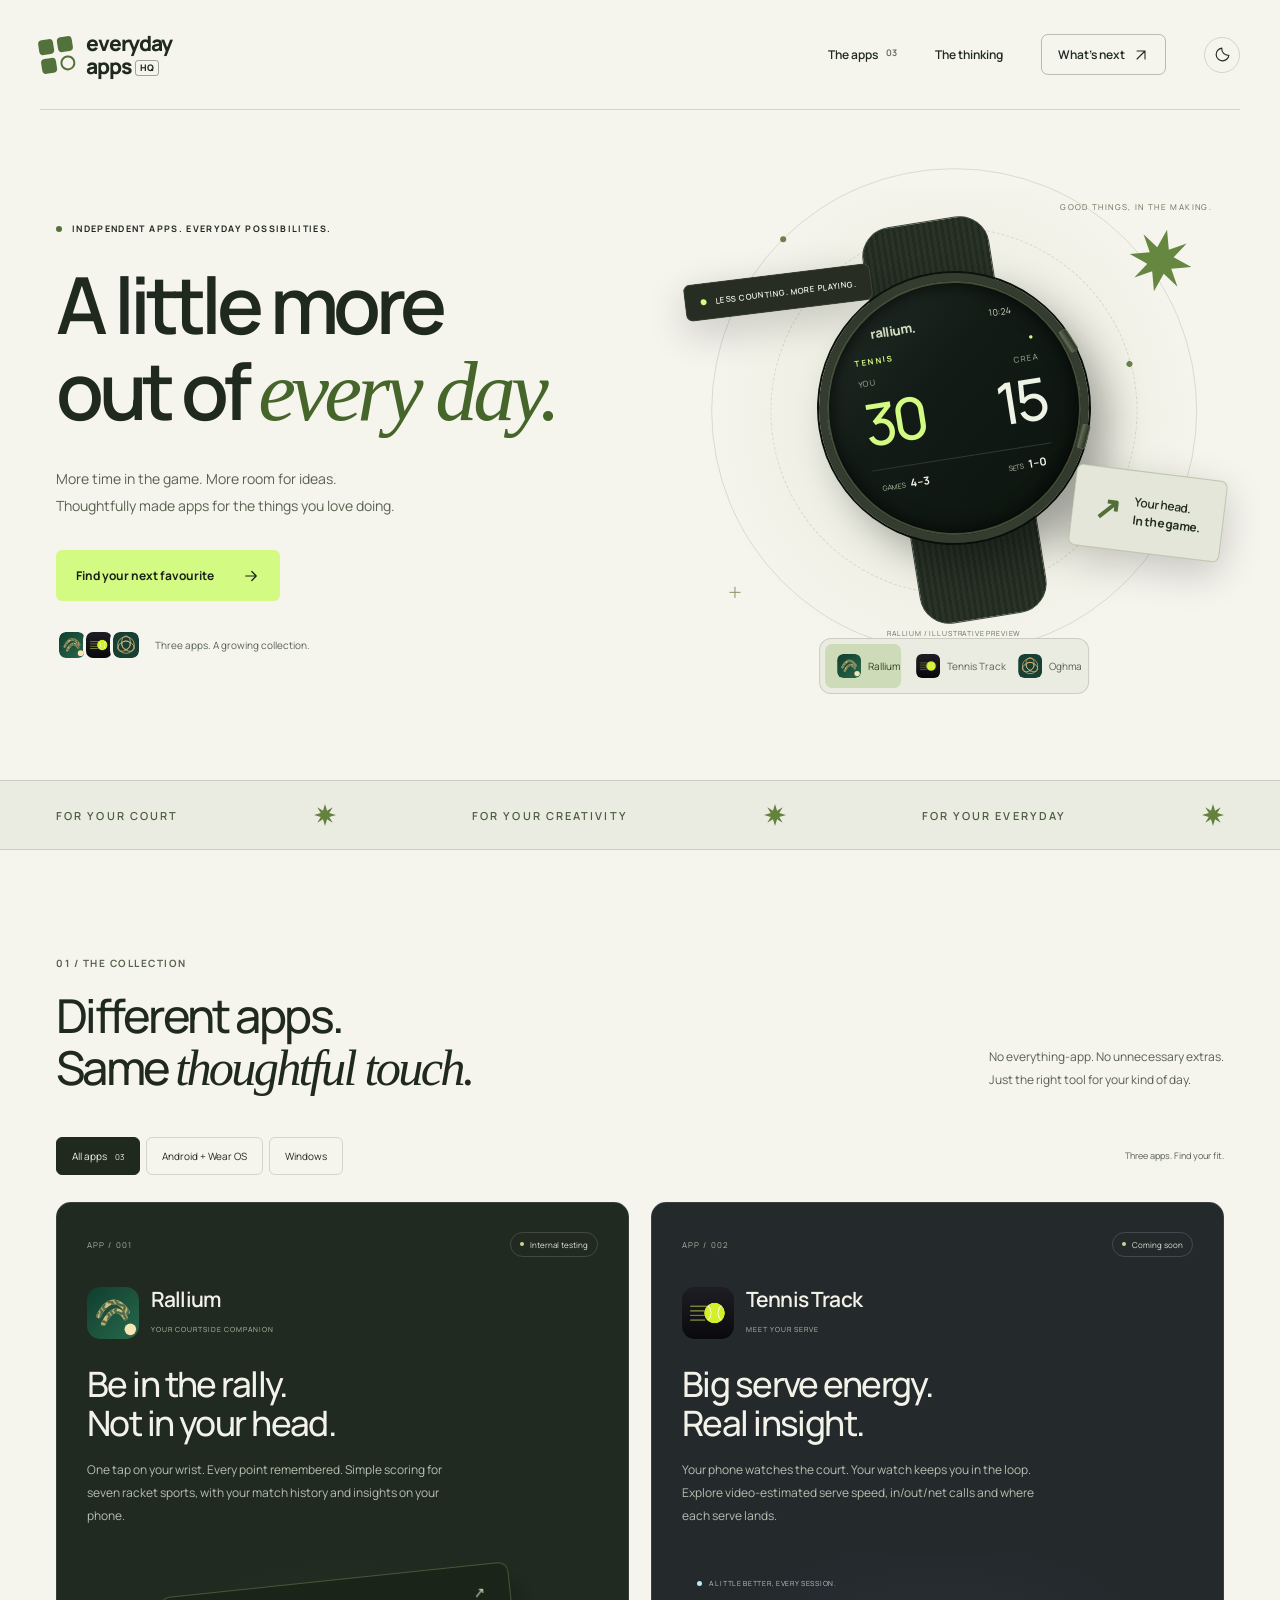
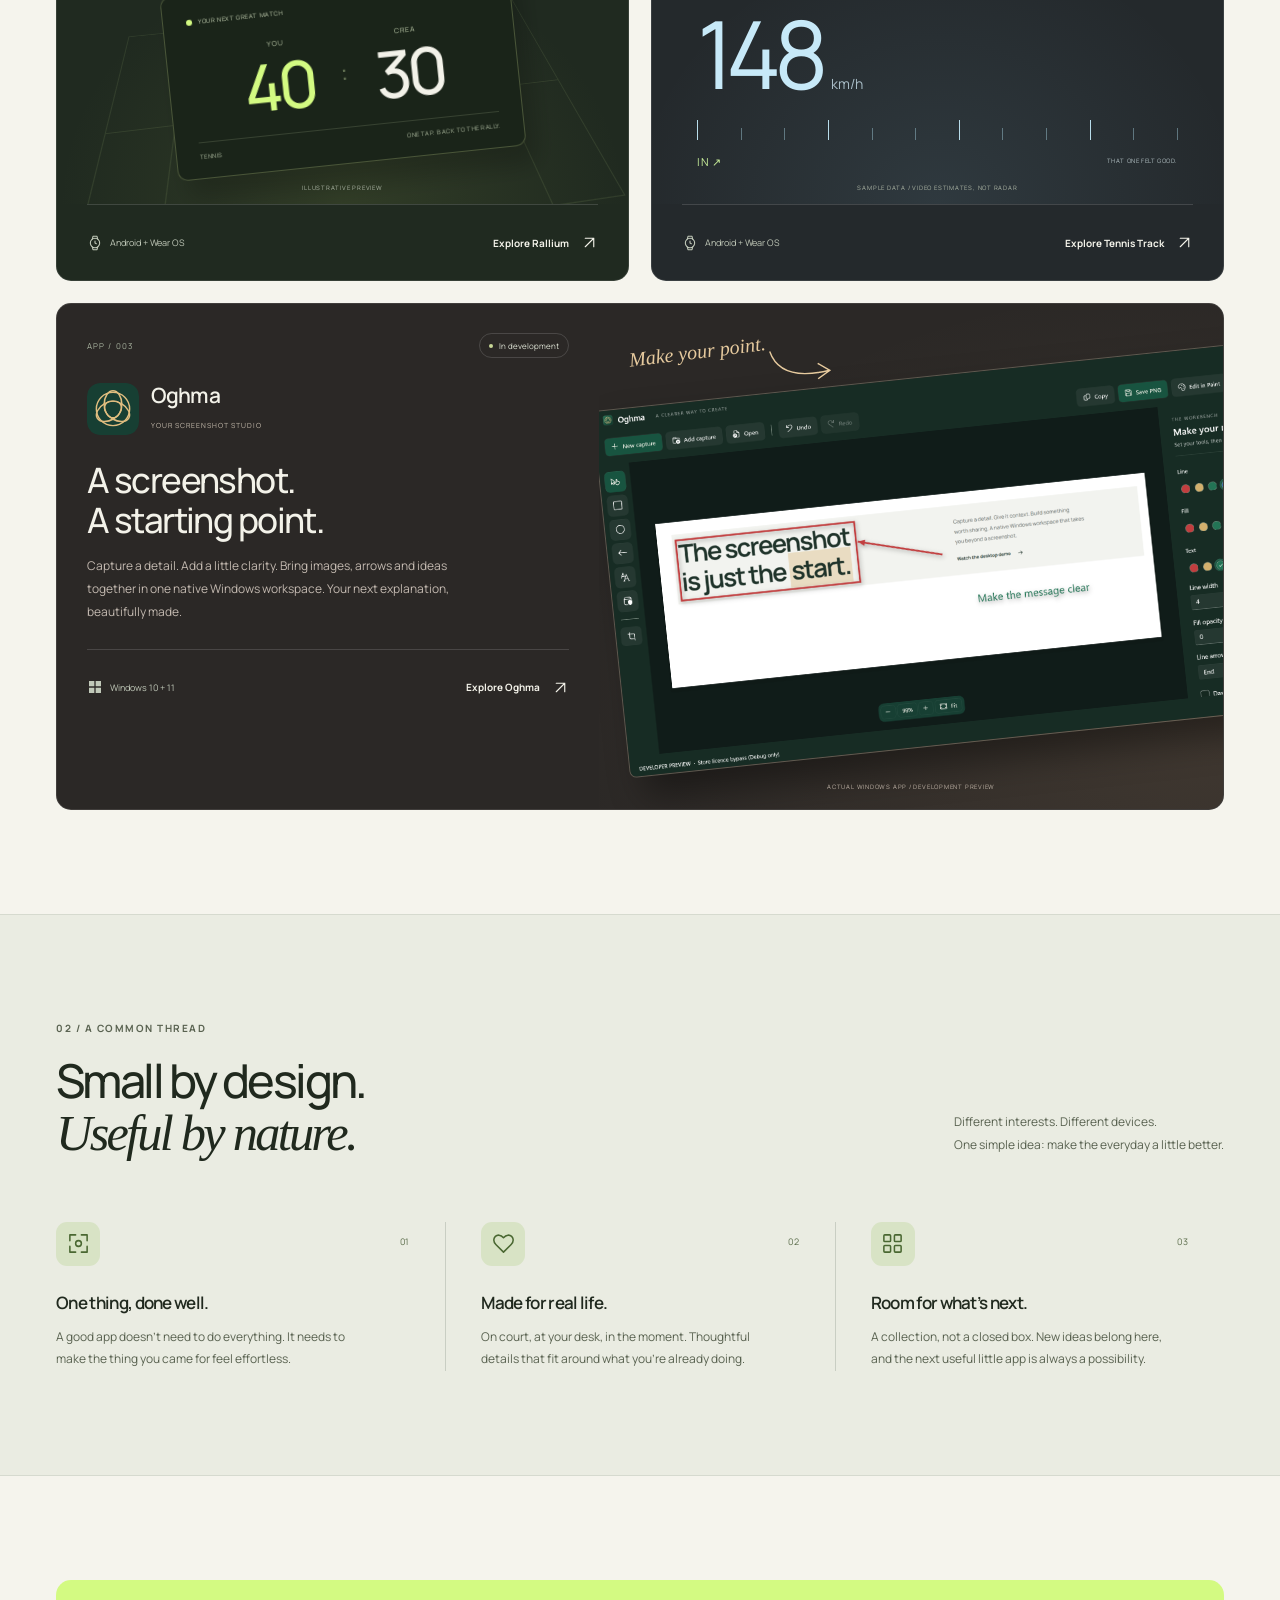
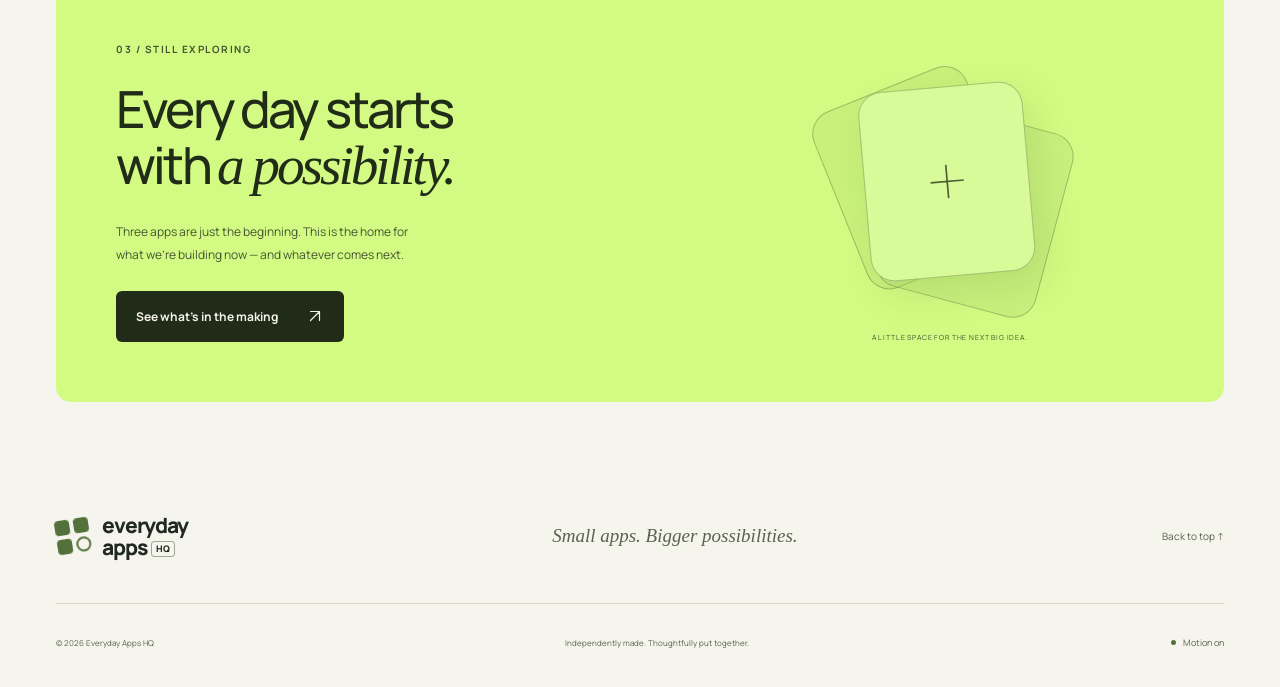
<file: index.html>
<!doctype html>
<html lang="en" data-theme="dark" data-motion="off">
<head>
  <meta charset="utf-8">
  <meta name="viewport" content="width=device-width, initial-scale=1">
  <meta name="color-scheme" content="light dark">
  <meta name="theme-color" content="#111311">
  <title>Everyday Apps HQ — Small apps. Bigger possibilities.</title>
  <meta name="description" content="Thoughtfully made apps for the things you love doing. Explore Rallium, Tennis Track and Oghma: independent software for your court, your screen and your everyday.">
  <link rel="canonical" href="https://everydayappshq.github.io/">
  <meta property="og:type" content="website">
  <meta property="og:url" content="https://everydayappshq.github.io/">
  <meta property="og:title" content="Everyday Apps HQ — Small apps. Bigger possibilities.">
  <meta property="og:description" content="For your next point. Your next idea. Your everyday. Meet a growing collection of thoughtfully made apps.">
  <meta property="og:image" content="https://everydayappshq.github.io/assets/social-card.png">
  <meta property="og:image:width" content="1200">
  <meta property="og:image:height" content="630">
  <meta name="twitter:card" content="summary_large_image">
  <link rel="icon" href="assets/favicon.svg" type="image/svg+xml">
  <link rel="preload" href="assets/manrope-latin.woff2" as="font" type="font/woff2" crossorigin>
  <script>
    (() => {
      let saved;
      try { saved = localStorage.getItem('everyday-theme'); } catch {}
      const theme = saved === 'light' || saved === 'dark' ? saved : (matchMedia('(prefers-color-scheme: light)').matches ? 'light' : 'dark');
      document.documentElement.dataset.theme = theme;
      document.querySelector('meta[name="theme-color"]').content = theme === 'light' ? '#f5f4ed' : '#111311';
    })();
  </script>
  <link rel="stylesheet" href="styles.css">
  <script src="site.js" defer></script>
</head>
<body>
  <a class="skip-link" href="#main">Skip to content</a>
  <svg class="symbol-library" xmlns="http://www.w3.org/2000/svg" aria-hidden="true">
    <defs>
      <symbol id="i-arrow" viewBox="0 0 24 24"><path d="M5 12h14m-6-6 6 6-6 6"/></symbol>
      <symbol id="i-diagonal" viewBox="0 0 24 24"><path d="M6 18 18 6M6 6h12v12"/></symbol>
      <symbol id="i-spark" viewBox="0 0 80 80"><path d="m40 0 7.5 24.5L68 12 55.5 32.5 80 40l-24.5 7.5L68 68 47.5 55.5 40 80l-7.5-24.5L12 68l12.5-20.5L0 40l24.5-7.5L12 12l20.5 12.5Z" fill="currentColor" stroke="none"/></symbol>
      <symbol id="i-grid" viewBox="0 0 24 24"><rect x="3" y="3" width="7" height="7" rx="1"/><rect x="14" y="3" width="7" height="7" rx="1"/><rect x="3" y="14" width="7" height="7" rx="1"/><rect x="14" y="14" width="7" height="7" rx="1"/></symbol>
      <symbol id="i-windows" viewBox="0 0 24 24"><path d="M3 3h8v8H3zm10 0h8v8h-8zM3 13h8v8H3zm10 0h8v8h-8z" fill="currentColor" stroke="none"/></symbol>
      <symbol id="i-watch" viewBox="0 0 24 24"><circle cx="12" cy="12" r="7"/><path d="m8 6 1-4h6l1 4M8 18l1 4h6l1-4m-4-9v3l2 1"/></symbol>
      <symbol id="i-focus" viewBox="0 0 24 24"><path d="M9 3H3v6m12-6h6v6M3 15v6h6m12-6v6h-6"/><circle cx="12" cy="12" r="3"/></symbol>
      <symbol id="i-heart" viewBox="0 0 24 24"><path d="m12 21-8-8C-2 7 6-1 12 6c6-7 14 1 8 7Z"/></symbol>
      <symbol id="i-plus" viewBox="0 0 24 24"><path d="M12 4v16M4 12h16"/></symbol>
      <symbol id="i-sun" viewBox="0 0 24 24"><circle cx="12" cy="12" r="4"/><path d="M12 2v2m0 16v2M2 12h2m16 0h2M5 5l1.5 1.5m11 11L19 19M5 19l1.5-1.5m11-11L19 5"/></symbol>
      <symbol id="i-moon" viewBox="0 0 24 24"><path d="M21 13A9 9 0 0 1 11 3a9 9 0 1 0 10 10Z"/></symbol>
    </defs>
  </svg>

  <header class="site-header">
    <a class="brand" href="#top" aria-label="Everyday Apps HQ home">
      <span class="brand-mark" aria-hidden="true"><i></i><i></i><i></i><i></i></span>
      <span>everyday<span class="brand-second">apps<span class="hq">HQ</span></span></span>
    </a>
    <nav aria-label="Main navigation">
      <a href="#apps">The apps <span class="nav-count">03</span></a>
      <a href="#approach">The thinking</a>
      <a class="nav-cta" href="#whats-next" aria-label="What’s next"><span class="nav-label">What’s next</span> <svg class="icon"><use href="#i-diagonal"/></svg></a>
      <button class="theme-toggle" type="button" aria-label="Switch to light theme" hidden><svg class="icon theme-sun" aria-hidden="true"><use href="#i-sun"/></svg><svg class="icon theme-moon" aria-hidden="true"><use href="#i-moon"/></svg></button>
    </nav>
  </header>

  <main id="main">
    <section class="hero container" id="top" aria-labelledby="hero-title">
      <div class="hero-copy">
        <p class="eyebrow"><span class="status-dot"></span> INDEPENDENT APPS. EVERYDAY POSSIBILITIES.</p>
        <h1 id="hero-title">A little more<br>out of <span class="serif accent">every&nbsp;day.</span></h1>
        <p class="hero-description">More time in the game. More room for ideas.<br class="desktop-break"> Thoughtfully made apps for the things you love doing.</p>
        <a class="button button-lime" href="#apps">Find your next favourite <svg class="icon"><use href="#i-arrow"/></svg></a>
        <div class="hero-footnote">
          <div class="mini-icons" aria-hidden="true">
            <img src="assets/rallium-mark.svg" width="32" height="32" alt="">
            <img src="assets/tennistrack-icon.png" width="32" height="32" alt="">
            <img src="assets/oghma-mark.svg" width="32" height="32" alt="">
          </div>
          <span>Three apps. A growing collection.</span>
        </div>
      </div>

      <div class="playground" aria-label="Explore the apps">
        <div class="orbital orbital-one" aria-hidden="true"></div>
        <div class="orbital orbital-two" aria-hidden="true"></div>
        <span class="stage-coordinate coordinate-top" aria-hidden="true">GOOD THINGS, IN THE MAKING.</span>
        <svg class="stage-spark" aria-hidden="true"><use href="#i-spark"/></svg>
        <span class="stage-plus" aria-hidden="true">+</span>

        <div class="preview-panel preview-rallium" id="preview-rallium" role="tabpanel" aria-labelledby="tab-rallium" tabindex="0">
          <div class="floating-note note-sport"><span class="status-dot"></span> LESS COUNTING. MORE PLAYING.</div>
          <div class="watch-strap strap-top" aria-hidden="true"></div>
          <div class="hero-watch" aria-label="Illustrative Rallium on a round Wear OS watch: you 30, Crea 15, games 4 to 3">
            <div class="watch-topline"><span>rallium.</span><span>10:24</span></div>
            <div class="watch-sport">TENNIS <span>●</span></div>
            <div class="watch-players"><span>YOU</span><span>CREA</span></div>
            <div class="watch-score"><span>30</span><span>15</span></div>
            <div class="watch-divider"></div>
            <div class="watch-bottom"><span>GAMES <b>4–3</b></span><span>SETS <b>1–0</b></span></div>
          </div>
          <div class="watch-strap strap-bottom" aria-hidden="true"></div>
          <div class="floating-note note-match"><span class="tiny-arrow">↗</span><span>Your head.<br><strong>In the game.</strong></span></div>
          <span class="preview-caption">RALLIUM / ILLUSTRATIVE PREVIEW</span>
        </div>

        <div class="preview-panel preview-tennis" id="preview-tennis" role="tabpanel" aria-labelledby="tab-tennis" tabindex="0" hidden>
          <div class="floating-note note-sport"><span class="status-dot"></span> MEET YOUR NEXT PERSONAL BEST.</div>
          <div class="hero-court" aria-label="Illustrative tennis serve landing inside the service box">
            <svg viewBox="0 0 320 380" role="img" aria-label="Tennis court with an in serve and a curved ball trajectory">
              <rect x="25" y="25" width="270" height="330" rx="2" fill="#163b32" stroke="#87b7a0" stroke-width="2"/>
              <g fill="none" stroke="#87b7a0" stroke-width="2"><path d="M58 25v330M262 25v330M58 112h204M58 268h204M160 112v156"/><path d="M15 190h290" stroke="#e2eadc" stroke-dasharray="3 4"/></g>
              <path class="serve-path" d="M205 337Q65 226 109 141" fill="none" stroke="#d3fa82" stroke-width="3" stroke-dasharray="7 7"/>
              <circle cx="109" cy="141" r="19" fill="#d3fa82" opacity=".12"/><circle cx="109" cy="141" r="7" fill="#d3fa82"/>
              <text x="127" y="146" fill="#d3fa82" font-size="12" font-family="sans-serif">IN</text>
            </svg>
            <div class="serve-readout"><span>THAT’S YOUR SERVE.</span><strong>148<small>km/h</small></strong><span class="serve-result">IN <span>↗ RIGHT ON TARGET</span></span></div>
          </div>
          <span class="preview-caption">TENNIS TRACK / SAMPLE DATA, NOT A MEASUREMENT</span>
        </div>

        <div class="preview-panel preview-oghma" id="preview-oghma" role="tabpanel" aria-labelledby="tab-oghma" tabindex="0" hidden>
          <div class="floating-note note-sport"><span class="status-dot"></span> A LITTLE MORE ROOM FOR IDEAS.</div>
          <div class="hero-desktop">
            <div class="window-chrome"><span class="window-dots">● ● ●</span><span>Oghma / your next idea</span><svg class="icon"><use href="#i-plus"/></svg></div>
            <img src="assets/oghma-workspace-annotate-dark.png" width="1920" height="1020" alt="The Oghma Windows editor with editable arrows, text and a screenshot on the canvas.">
            <div class="desktop-caption"><span class="status-dot"></span> CAPTURE. COMPOSE. CREATE.</div>
          </div>
          <span class="preview-caption">OGHMA / ACTUAL APP, DEVELOPMENT PREVIEW</span>
        </div>

        <div class="preview-tabs" role="tablist" aria-label="Choose an app preview" hidden>
          <button type="button" id="tab-rallium" role="tab" aria-selected="true" aria-controls="preview-rallium" tabindex="0"><img src="assets/rallium-mark.svg" width="24" height="24" alt="">Rallium</button>
          <button type="button" id="tab-tennis" role="tab" aria-selected="false" aria-controls="preview-tennis" tabindex="-1"><img src="assets/tennistrack-icon.png" width="24" height="24" alt="">Tennis Track</button>
          <button type="button" id="tab-oghma" role="tab" aria-selected="false" aria-controls="preview-oghma" tabindex="-1"><img src="assets/oghma-mark.svg" width="24" height="24" alt="">Oghma</button>
        </div>
      </div>
    </section>

    <div class="manifesto-strip" role="img" aria-label="For your court. For your creativity. For your everyday.">
      <div class="container strip-inner" aria-hidden="true">
        <span>FOR YOUR COURT</span><svg><use href="#i-spark"/></svg>
        <span>FOR YOUR CREATIVITY</span><svg><use href="#i-spark"/></svg>
        <span>FOR YOUR EVERYDAY</span><svg><use href="#i-spark"/></svg>
      </div>
    </div>

    <section class="collection container section-space" id="apps" aria-labelledby="collection-title">
      <div class="section-heading">
        <div><p class="eyebrow">01 / THE COLLECTION</p><h2 id="collection-title">Different apps.<br>Same <span class="serif">thoughtful touch.</span></h2></div>
        <p>No everything-app. No unnecessary extras.<br>Just the right tool for your kind of day.</p>
      </div>
      <div class="collection-toolbar">
        <div class="filters" role="group" aria-label="Filter apps by platform" hidden>
          <button type="button" data-filter="all" aria-pressed="true">All apps <span>03</span></button>
          <button type="button" data-filter="android" aria-pressed="false">Android + Wear OS</button>
          <button type="button" data-filter="windows" aria-pressed="false">Windows</button>
        </div>
        <p class="collection-note" id="filter-status" role="status">Three apps. Find your fit.</p>
      </div>

      <!-- Add a product article with its platform here; filtering picks it up automatically. -->
      <div class="app-grid">
        <article class="app-card rallium-card" data-platform="android" aria-labelledby="rallium-title">
          <div class="card-topline"><span class="app-number">APP / 001</span><span class="availability"><i></i> Internal testing</span></div>
          <div class="app-identity"><img src="assets/rallium-mark.svg" width="52" height="52" alt="" loading="lazy"><div><h3 id="rallium-title">Rallium</h3><span>YOUR COURTSIDE COMPANION</span></div></div>
          <p class="app-tagline">Be in the rally.<br>Not in your head.</p>
          <p class="app-description">One tap on your wrist. Every point remembered. Simple scoring for seven racket sports, with your match history and insights on your phone.</p>
          <div class="rallium-art card-art" aria-label="Illustrative match scoreboard: you 40, Crea 30">
            <div class="court-lines" aria-hidden="true"></div>
            <div class="match-ticket">
              <div class="ticket-heading"><span class="status-dot"></span> YOUR NEXT GREAT MATCH <span>↗</span></div>
              <div class="ticket-score"><div><span>YOU</span><strong>40</strong></div><i>:</i><div><span>CREA</span><strong>30</strong></div></div>
              <div class="ticket-footer"><span>TENNIS</span><span>ONE TAP. BACK TO THE RALLY.</span></div>
            </div>
            <span class="art-caption">ILLUSTRATIVE PREVIEW</span>
          </div>
          <div class="card-bottom"><span class="platform"><svg class="icon"><use href="#i-watch"/></svg> Android + Wear OS</span><a class="app-link" href="https://everydayappshq.github.io/rallium/" aria-label="Explore Rallium">Explore Rallium <svg class="icon"><use href="#i-diagonal"/></svg></a></div>
        </article>

        <article class="app-card tennis-card" data-platform="android" aria-labelledby="tennis-title">
          <div class="card-topline"><span class="app-number">APP / 002</span><span class="availability"><i></i> Coming soon</span></div>
          <div class="app-identity"><img src="assets/tennistrack-icon.png" width="52" height="52" alt="" loading="lazy"><div><h3 id="tennis-title">Tennis Track</h3><span>MEET YOUR SERVE</span></div></div>
          <p class="app-tagline">Big serve energy.<br>Real insight.</p>
          <p class="app-description">Your phone watches the court. Your watch keeps you in the loop. Explore video-estimated serve speed, in/out/net calls and where each serve lands.</p>
          <div class="tennis-art card-art" aria-label="Illustrative serve speed of 148 kilometres per hour, landing in">
            <div class="speed-label"><span class="status-dot"></span> A LITTLE BETTER, EVERY SESSION.</div>
            <div class="speed-number">148<span>km/h</span></div>
            <div class="speed-rule"><span></span><span></span><span></span><span></span><span></span><span></span><span></span><span></span><span></span><span></span><span></span><span></span></div>
            <div class="speed-bottom"><span class="in-chip">IN ↗</span><span>THAT ONE FELT GOOD.</span></div>
            <span class="art-caption">SAMPLE DATA / VIDEO ESTIMATES, NOT RADAR</span>
          </div>
          <div class="card-bottom"><span class="platform"><svg class="icon"><use href="#i-watch"/></svg> Android + Wear OS</span><a class="app-link" href="https://everydayappshq.github.io/tennistrack/" aria-label="Explore Tennis Track">Explore Tennis Track <svg class="icon"><use href="#i-diagonal"/></svg></a></div>
        </article>

        <article class="app-card oghma-card" data-platform="windows" aria-labelledby="oghma-title">
          <div class="oghma-copy">
            <div class="card-topline"><span class="app-number">APP / 003</span><span class="availability"><i></i> In development</span></div>
            <div class="app-identity"><img src="assets/oghma-mark.svg" width="52" height="52" alt="" loading="lazy"><div><h3 id="oghma-title">Oghma</h3><span>YOUR SCREENSHOT STUDIO</span></div></div>
            <p class="app-tagline">A screenshot.<br>A starting point.</p>
            <p class="app-description">Capture a detail. Add a little clarity. Bring images, arrows and ideas together in one native Windows workspace. Your next explanation, beautifully made.</p>
            <div class="card-bottom"><span class="platform"><svg class="icon"><use href="#i-windows"/></svg> Windows 10 + 11</span><a class="app-link" href="https://everydayappshq.github.io/oghma/" aria-label="Explore Oghma">Explore Oghma <svg class="icon"><use href="#i-diagonal"/></svg></a></div>
          </div>
          <div class="oghma-art">
            <div class="annotation-note">Make your point.<svg viewBox="0 0 100 60" aria-hidden="true"><path d="M5 5Q15 50 85 42m-14-12 16 12-18 10" fill="none" stroke="currentColor" stroke-width="2"/></svg></div>
            <div class="screenshot-frame"><img src="assets/oghma-workspace-annotate-dark.png" width="1920" height="1020" alt="Oghma's dark Windows workspace, showing a captured website with a red rectangle, arrow and green text annotations." loading="lazy"></div>
            <span class="art-caption">ACTUAL WINDOWS APP / DEVELOPMENT PREVIEW</span>
          </div>
        </article>
      </div>
    </section>

    <section class="approach section-space" id="approach" aria-labelledby="approach-title">
      <div class="container">
        <div class="section-heading"><div><p class="eyebrow">02 / A COMMON THREAD</p><h2 id="approach-title">Small by design.<br><span class="serif">Useful by nature.</span></h2></div><p>Different interests. Different devices.<br>One simple idea: make the everyday a little better.</p></div>
        <div class="principles">
          <article><span class="principle-icon"><svg class="icon"><use href="#i-focus"/></svg></span><span class="principle-number">01</span><h3>One thing, done well.</h3><p>A good app doesn’t need to do everything. It needs to make the thing you came for feel effortless.</p></article>
          <article><span class="principle-icon"><svg class="icon"><use href="#i-heart"/></svg></span><span class="principle-number">02</span><h3>Made for real life.</h3><p>On court, at your desk, in the moment. Thoughtful details that fit around what you’re already doing.</p></article>
          <article><span class="principle-icon"><svg class="icon"><use href="#i-grid"/></svg></span><span class="principle-number">03</span><h3>Room for what’s next.</h3><p>A collection, not a closed box. New ideas belong here, and the next useful little app is always a possibility.</p></article>
        </div>
      </div>
    </section>

    <section class="next-section container section-space" id="whats-next" aria-labelledby="next-title">
      <div class="next-card">
        <div><p class="eyebrow">03 / STILL EXPLORING</p><h2 id="next-title">Every day starts<br>with <span class="serif">a possibility.</span></h2><p>Three apps are just the beginning. This is the home for<br class="desktop-break"> what we’re building now — and whatever comes next.</p><a class="button button-dark" href="https://github.com/everydayappshq">See what’s in the making <svg class="icon"><use href="#i-diagonal"/></svg></a></div>
        <div class="next-art" aria-hidden="true"><span class="future-tile tile-one"></span><span class="future-tile tile-two"></span><span class="future-tile tile-three"><svg><use href="#i-plus"/></svg></span><span class="next-art-label">A LITTLE SPACE FOR THE NEXT BIG IDEA.</span></div>
      </div>
    </section>
  </main>

  <footer class="site-footer container">
    <div class="footer-top"><a class="brand" href="#top" aria-label="Everyday Apps HQ, back to top"><span class="brand-mark" aria-hidden="true"><i></i><i></i><i></i><i></i></span><span>everyday<span class="brand-second">apps<span class="hq">HQ</span></span></span></a><p>Small apps. Bigger possibilities.</p><a class="back-top" href="#top">Back to top ↑</a></div>
    <div class="footer-bottom"><span>© <span id="year">2026</span> Everyday Apps HQ</span><span>Independently made. Thoughtfully put together.</span><button class="motion-toggle" type="button" aria-pressed="false" hidden><span class="motion-indicator"></span><span class="motion-label">Motion off</span></button></div>
  </footer>
</body>
</html>
</file>
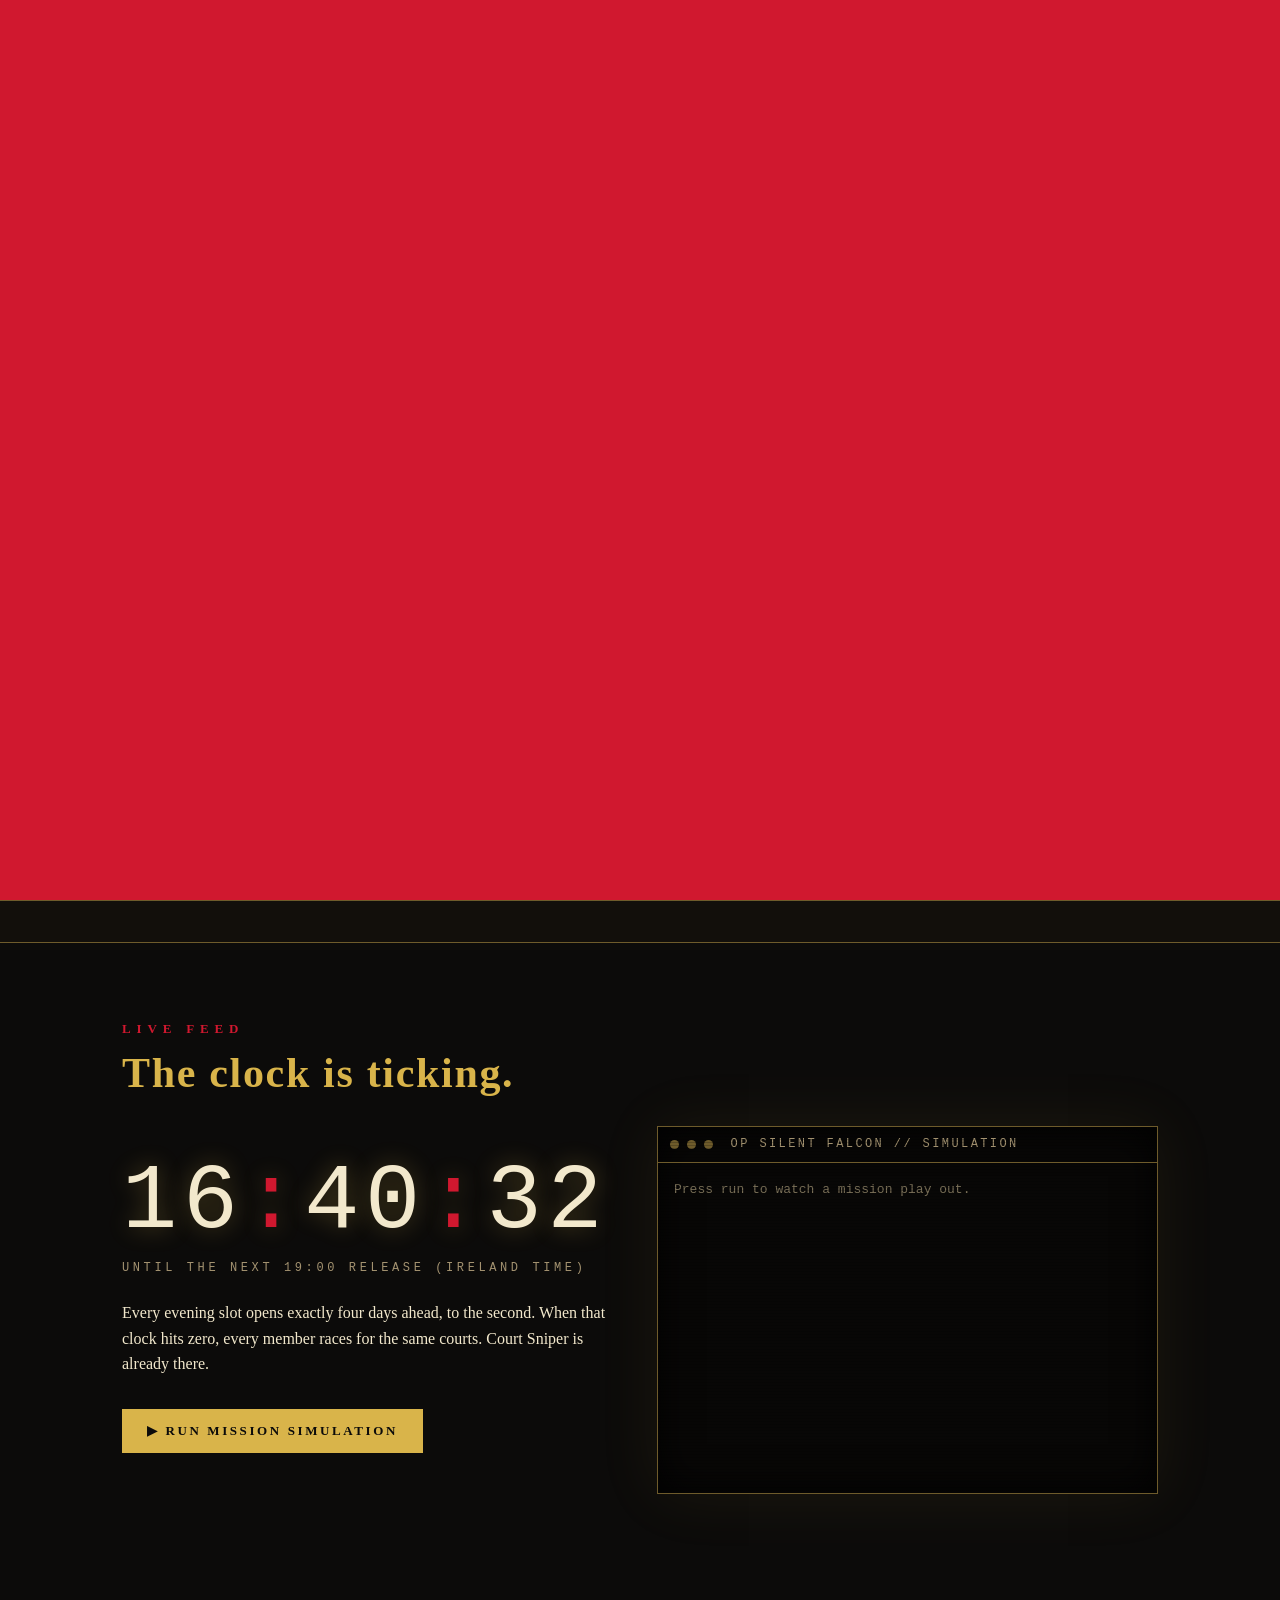
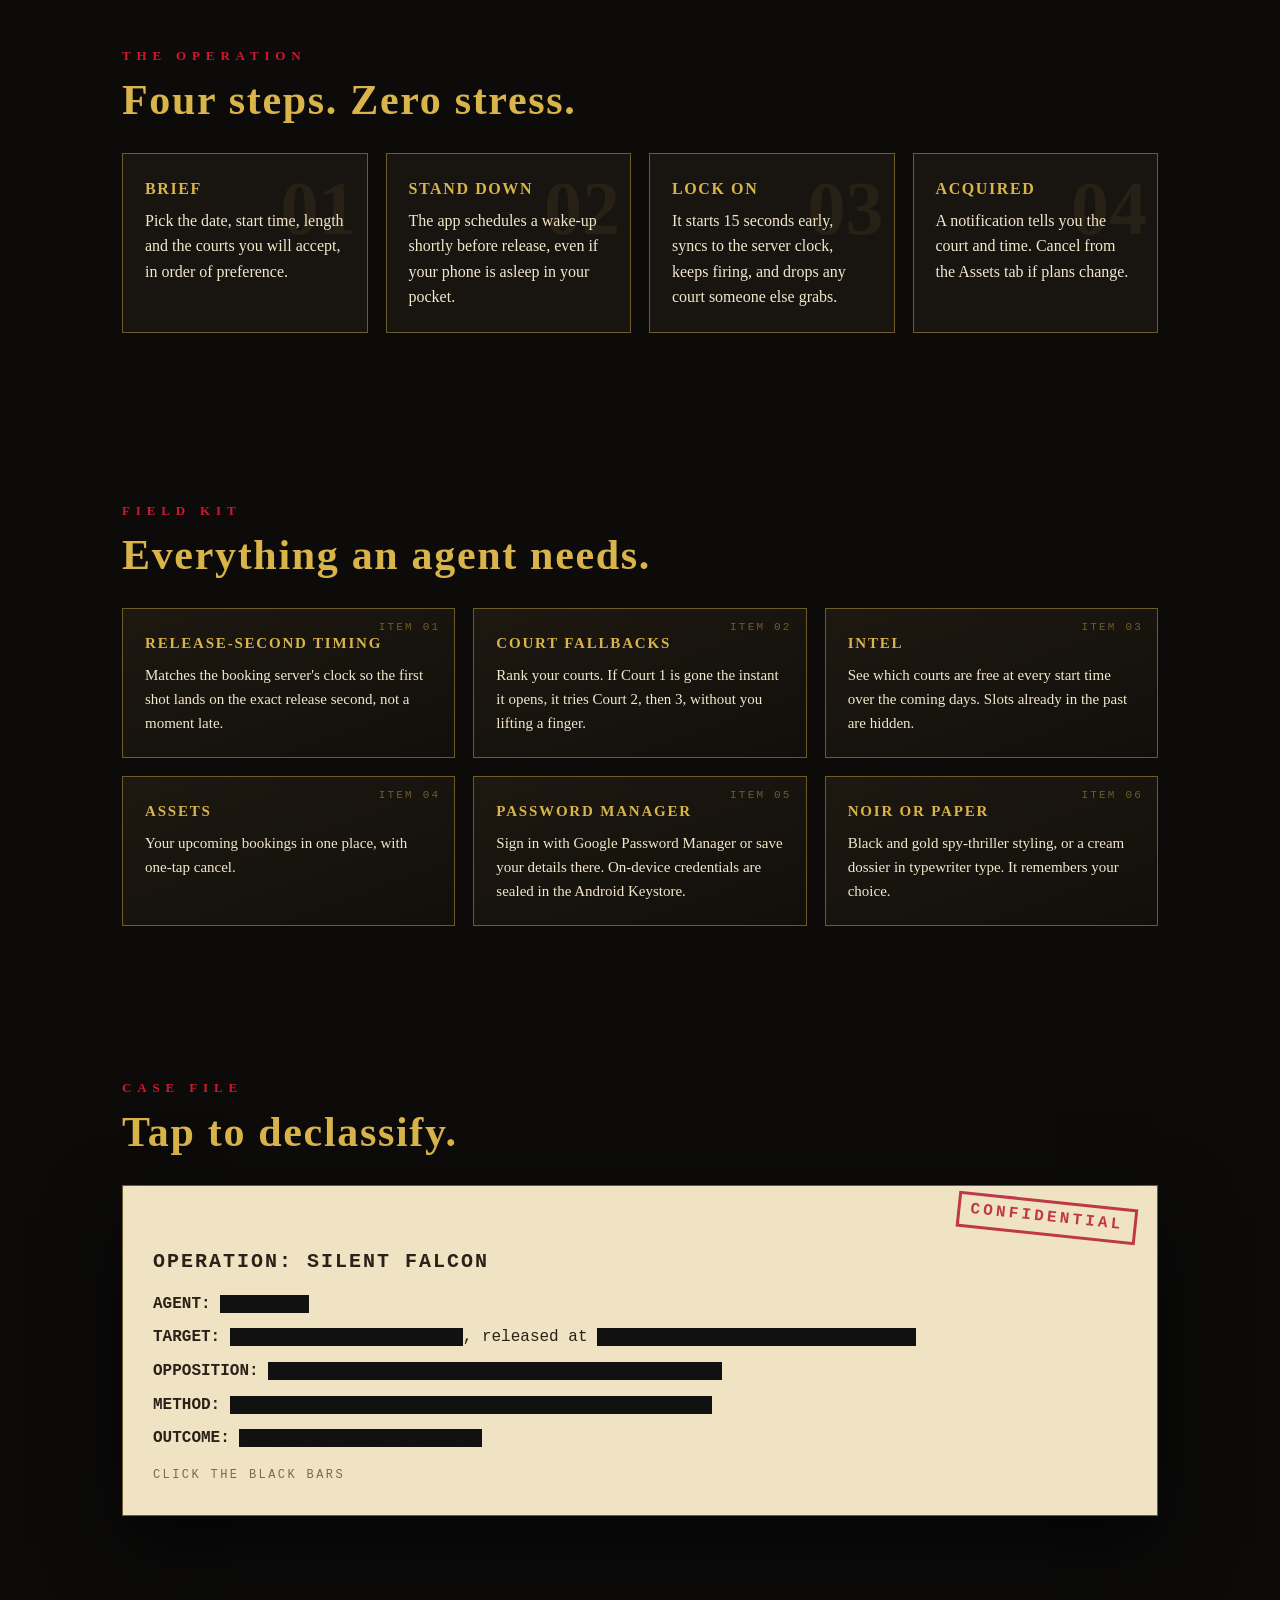
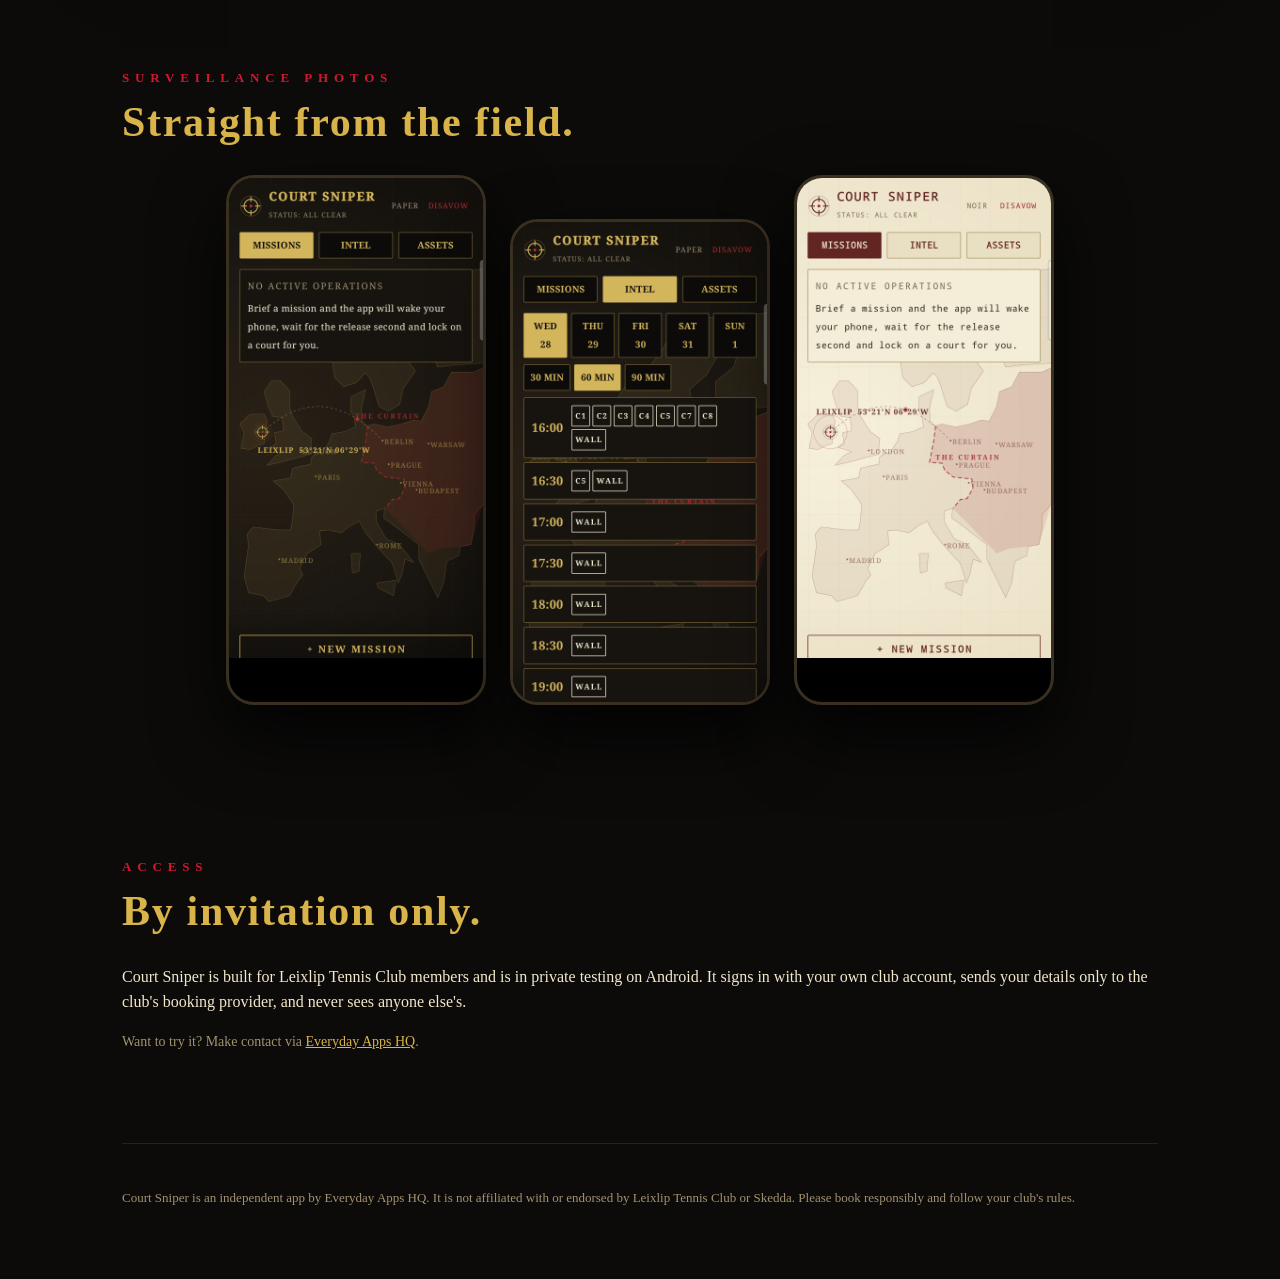
<file: courtsniper/index.html>
<!doctype html>
<html lang="en">
<head>
<meta charset="utf-8">
<meta name="viewport" content="width=device-width, initial-scale=1">
<title>Court Sniper | Be on court the second bookings open</title>
<meta name="description" content="Court Sniper is an Android app that books your Leixlip Tennis Club court the instant it is released, so you never lose a prime slot to a faster finger.">
<link rel="canonical" href="https://everydayappshq.github.io/courtsniper/">
<link rel="icon" href="icon.svg" type="image/svg+xml">
<meta property="og:title" content="Court Sniper">
<meta property="og:description" content="Be on court the second bookings open.">
<meta property="og:type" content="website">
<meta property="og:url" content="https://everydayappshq.github.io/courtsniper/">
<meta name="theme-color" content="#0c0b0a">
<style>
:root{--bg:#0c0b0a;--panel:#181410;--gold:#d9b44a;--dim:#6e5b2b;--text:#f2e8cc;--muted:#a39270;--red:#d0182f}
*{box-sizing:border-box}
html{scroll-behavior:smooth}
body{margin:0;background:var(--bg);color:var(--text);font-family:Georgia,"Times New Roman",serif;line-height:1.6;overflow-x:hidden}
a{color:var(--gold)}
::selection{background:var(--gold);color:var(--bg)}
.wrap{max-width:1080px;margin:0 auto;padding:0 22px}
.mono{font-family:"Courier New",ui-monospace,monospace}

/* film grain */
body::after{content:"";position:fixed;inset:0;pointer-events:none;z-index:50;opacity:.09;mix-blend-mode:overlay;
 background-image:url("data:image/svg+xml;utf8,<svg xmlns='http://www.w3.org/2000/svg' width='200' height='200'><filter id='n'><feTurbulence type='fractalNoise' baseFrequency='.85' numOctaves='2' stitchTiles='stitch'/></filter><rect width='100%' height='100%' filter='url(%23n)'/></svg>");
 animation:grain 1s steps(6) infinite}
@keyframes grain{0%{transform:translate(0,0)}20%{transform:translate(-3%,2%)}40%{transform:translate(2%,-3%)}60%{transform:translate(-2%,-1%)}80%{transform:translate(3%,3%)}100%{transform:translate(0,0)}}

/* intro */
#intro{position:fixed;inset:0;z-index:100;background:#000;display:flex;flex-direction:column;align-items:center;justify-content:center;cursor:pointer;overflow:hidden}
#intro svg{width:min(70vmin,520px);height:auto;animation:zoom 1.5s cubic-bezier(.2,.7,.2,1) both}
@keyframes zoom{from{transform:scale(7);opacity:.2}to{transform:scale(1);opacity:1}}
#intro .t{color:var(--gold);letter-spacing:.35em;font-weight:900;font-size:clamp(20px,4vw,34px);margin-top:26px;opacity:0;animation:fade .6s 1.3s forwards}
#intro .s{color:var(--muted);letter-spacing:.4em;font-size:12px;opacity:0;animation:fade .6s 1.5s forwards}
#intro .bars{position:absolute;inset:0;display:flex}
#intro .bars i{flex:1;background:var(--red);transform:scaleY(0);transform-origin:top;animation:drop .45s forwards}
#intro .bars i:nth-child(1){animation-delay:2.0s}#intro .bars i:nth-child(2){animation-delay:2.05s}#intro .bars i:nth-child(3){animation-delay:2.1s}#intro .bars i:nth-child(4){animation-delay:2.15s}#intro .bars i:nth-child(5){animation-delay:2.2s}#intro .bars i:nth-child(6){animation-delay:2.25s}#intro .bars i:nth-child(7){animation-delay:2.3s}
@keyframes drop{to{transform:scaleY(1)}}
@keyframes fade{to{opacity:1}}
#intro.out{animation:out .7s forwards}
@keyframes out{to{opacity:0;visibility:hidden}}

/* nav */
nav{position:absolute;top:0;left:0;right:0;z-index:5}
nav .wrap{display:flex;align-items:center;justify-content:space-between;padding-top:18px;padding-bottom:18px}
.brand{display:flex;align-items:center;gap:10px;color:var(--gold);font-weight:900;letter-spacing:.25em;font-size:14px;text-decoration:none}
nav a.back{color:var(--muted);font-size:13px;letter-spacing:.15em;text-decoration:none}

/* hero */
.hero{position:relative;min-height:100vh;min-height:100svh;display:flex;align-items:center;overflow:hidden;cursor:none}
.hero canvas{position:absolute;inset:0;width:100%;height:100%}
.hero::before{content:"";position:absolute;inset:0;z-index:1;pointer-events:none;background:linear-gradient(90deg,#0c0b0af0 0%,#0c0b0acc 35%,transparent 70%),linear-gradient(0deg,var(--bg),transparent 25%)}
.hero>.wrap{width:100%;position:relative;z-index:2}.hero .copy{position:relative;z-index:2;padding:110px 0 90px;max-width:560px}
.stamp{display:inline-block;border:3px solid var(--red);color:var(--red);font-weight:900;letter-spacing:.3em;font-size:14px;padding:4px 12px;transform:rotate(-5deg);margin-bottom:22px;opacity:0}
.go .stamp{animation:slam .5s .1s cubic-bezier(.2,1.6,.4,1) forwards}
@keyframes slam{from{transform:rotate(-5deg) scale(3.2);opacity:0}to{transform:rotate(-5deg) scale(1);opacity:1}}
h1{font-size:clamp(40px,7vw,78px);line-height:1;margin:0 0 18px;letter-spacing:.05em;color:var(--gold);text-transform:uppercase;text-shadow:0 0 40px #d9b44a33}
h1 em{font-style:normal;color:var(--text)}
.sub{font-size:18px;min-height:3.4em;margin:0 0 26px}
.sub::after{content:"\2588";color:var(--gold);margin-left:2px;animation:blink 1s steps(1) infinite}
@keyframes blink{50%{opacity:0}}
.btn{display:inline-block;border:1px solid var(--gold);color:var(--gold);padding:13px 24px;letter-spacing:.2em;font-weight:700;font-size:13px;text-decoration:none;text-transform:uppercase;margin:0 10px 10px 0;transition:.2s}
.btn.solid{background:var(--gold);color:var(--bg)}
.btn:hover{box-shadow:0 0 28px #d9b44a66;transform:translateY(-2px)}
#reticle{position:fixed;left:0;top:0;width:90px;height:90px;margin:-45px 0 0 -45px;pointer-events:none;z-index:40;opacity:0;transition:opacity .2s}
#reticle.on{opacity:1}
#reticle.lock svg{transform:scale(.6) rotate(45deg)}
#reticle svg{width:100%;height:100%;transition:transform .25s}
.scrollhint{position:absolute;bottom:18px;left:50%;transform:translateX(-50%);z-index:3;color:var(--muted);letter-spacing:.4em;font-size:11px;animation:bob 2s ease-in-out infinite}
@keyframes bob{50%{transform:translate(-50%,6px)}}

/* ticker */
.ticker{border-block:1px solid var(--dim);background:#120f0b;overflow:hidden;white-space:nowrap;padding:10px 0;font-size:13px;letter-spacing:.2em;color:var(--muted)}
.ticker div{display:inline-block;padding-left:100%;animation:tick 40s linear infinite}
.ticker b{color:var(--gold)}.ticker u{color:var(--red);text-decoration:none}
@keyframes tick{to{transform:translateX(-100%)}}

section{padding:76px 0;position:relative}
h2{font-size:13px;letter-spacing:.45em;color:var(--red);text-transform:uppercase;margin:0 0 10px}
h3.big{font-size:clamp(26px,4vw,42px);margin:0 0 30px;color:var(--gold);letter-spacing:.04em;line-height:1.1}
.reveal{opacity:0;transform:translateY(34px);transition:opacity .8s,transform .8s}
.reveal.in{opacity:1;transform:none}

/* release clock */
.clock{display:grid;grid-template-columns:1fr 1fr;gap:34px;align-items:center}
.digits{font-size:clamp(46px,9vw,92px);color:var(--text);letter-spacing:.06em;text-shadow:0 0 24px #d9b44a55;line-height:1}
.digits span{color:var(--red)}
.cap{color:var(--muted);letter-spacing:.3em;font-size:12px;margin-top:10px}

/* terminal */
.term{border:1px solid var(--dim);background:#080706;box-shadow:0 0 60px #d9b44a14,inset 0 0 40px #000;position:relative}
.term .bar{display:flex;align-items:center;gap:8px;padding:8px 12px;border-bottom:1px solid var(--dim);color:var(--muted);font-size:12px;letter-spacing:.2em}
.term .bar i{width:9px;height:9px;border-radius:50%;background:var(--dim)}
.term pre{margin:0;padding:16px;min-height:330px;font-size:13px;line-height:1.7;color:#cfe8c4;white-space:pre-wrap;overflow:hidden}
.term pre .g{color:var(--gold)}.term pre .r{color:#ff5468}.term pre .d{color:#7a7058}.term pre .w{color:#fff}
.term::after{content:"";position:absolute;inset:0;pointer-events:none;background:repeating-linear-gradient(0deg,#0000 0 2px,#0003 2px 3px)}
.run{margin-top:16px;cursor:pointer;background:none;font-family:inherit}
.run.solid{background:var(--gold)}
.run:disabled{opacity:.5;cursor:wait}

/* steps */
.steps{display:grid;grid-template-columns:repeat(auto-fit,minmax(220px,1fr));gap:18px;padding:0;list-style:none;counter-reset:s}
.steps li{counter-increment:s;border:1px solid var(--dim);background:var(--panel);padding:22px;position:relative;overflow:hidden}
.steps li::before{content:"0" counter(s);position:absolute;right:10px;top:-6px;font-size:76px;font-weight:900;color:#d9b44a14}
.steps strong{color:var(--gold);letter-spacing:.1em;text-transform:uppercase;display:block;margin-bottom:6px}

/* cards */
.grid{display:grid;grid-template-columns:repeat(auto-fit,minmax(260px,1fr));gap:18px}
.card{border:1px solid var(--dim);background:linear-gradient(160deg,#1d1810,#120f0b);padding:22px;position:relative}
.card:hover{border-color:var(--gold);box-shadow:0 0 34px #d9b44a22}
.card .no{position:absolute;right:14px;top:10px;font-size:11px;letter-spacing:.2em;color:var(--dim)}
.card h4{margin:0 0 8px;color:var(--gold);letter-spacing:.12em;font-size:15px;text-transform:uppercase}
.card p{margin:0;font-size:15px}

/* redacted dossier */
.dossier{border:1px solid var(--dim);background:#efe3c3;color:#2a2118;padding:30px;position:relative;box-shadow:0 30px 70px #000a}
.dossier::before{content:"CONFIDENTIAL";position:absolute;right:20px;top:14px;border:3px solid #b00020;color:#b00020;padding:2px 10px;font-weight:900;letter-spacing:.2em;transform:rotate(6deg);opacity:.75}
.dossier h5{margin:0 0 14px;font-size:20px;letter-spacing:.1em;padding-top:30px}
.dossier p{margin:8px 0;font-size:16px}
.rd{background:#111;color:#111;padding:0 6px;cursor:pointer;transition:.4s;user-select:none}
.rd.open{background:#e1d3a8;color:#7a1020;font-weight:700}
.hint{font-size:12px;color:#7a6a4c;letter-spacing:.2em;margin-top:14px}

/* phones */
.shots{display:flex;gap:24px;justify-content:center;flex-wrap:wrap;perspective:1200px}
.phone{width:min(260px,80vw);border:3px solid #3a3020;border-radius:28px;overflow:hidden;background:#000;box-shadow:0 30px 70px #000c}
.phone img{display:block;width:100%;height:auto}
.phone:nth-child(2){margin-top:44px}

.note{color:var(--muted);font-size:14px}
footer{padding:44px 0 70px;color:var(--muted);font-size:13px;border-top:1px solid #2a2314}
@media(max-width:800px){.clock{grid-template-columns:1fr}.hero{cursor:auto}.hero::before{background:linear-gradient(0deg,#0c0b0af5 0%,#0c0b0a99 45%,#0c0b0acc 100%)}.hero .copy{padding-top:96px}.phone:nth-child(2){margin-top:0}#reticle{display:none}}
@media(prefers-reduced-motion:reduce){*{animation-duration:.01ms!important;animation-iteration-count:1!important;transition:none!important}.reveal{opacity:1;transform:none}.ticker div{animation:none;padding-left:0}.stamp{opacity:1}}
</style>
</head>
<body>

<div id="intro" role="presentation" aria-hidden="true">
<svg viewBox="0 0 200 200"><g fill="none" stroke="#d9b44a" stroke-width="5"><circle cx="100" cy="100" r="54"/><circle cx="100" cy="100" r="82" stroke-opacity=".35" stroke-width="2"/><path d="M100 10V58M100 142V190M10 100H58M142 100H190" stroke-width="7"/></g><circle cx="100" cy="100" r="11" fill="#d0182f"/></svg>
<div class="t">COURT SNIPER</div><div class="s">LEIXLIP TENNIS CLUB</div>
<div class="bars"><i></i><i></i><i></i><i></i><i></i><i></i><i></i></div>
</div>

<div id="reticle" aria-hidden="true"><svg viewBox="0 0 200 200"><g fill="none" stroke="#d9b44a" stroke-width="5"><circle cx="100" cy="100" r="54"/><path d="M100 10V58M100 142V190M10 100H58M142 100H190" stroke-width="6"/></g><circle cx="100" cy="100" r="9" fill="#d0182f"/></svg></div>

<header class="hero" id="hero">
<canvas id="map" aria-label="Animated Cold War map of Europe with Leixlip marked and a route to Berlin" role="img"></canvas>
<nav><div class="wrap">
<a class="brand" href="./"><svg width="30" height="30" viewBox="0 0 108 108" aria-hidden="true"><use href="icon.svg#m"/></svg>COURT SNIPER</a>
<a class="back" href="../">EVERYDAY APPS HQ &rarr;</a>
</div></nav>
<div class="wrap"><div class="copy">
<span class="stamp">TOP SECRET</span>
<h1>Be on court <em>the second</em> it opens.</h1>
<p class="sub mono" id="typed" aria-live="off"></p>
<a class="btn solid" href="#sim">Run the simulation</a><a class="btn" href="#how">How it works</a>
</div></div>
<div class="scrollhint">SCROLL</div>
</header>

<div class="ticker mono" aria-hidden="true"><div>
<b>19:00:00.000</b> RELEASE &bull; COURT 1 <u>TAKEN BY ANOTHER PLAYER</u> &bull; COURT 2 <b>TARGET ACQUIRED</b> &bull; 4 DAYS AHEAD, TO THE SECOND &bull; <u>THE OTHER LOT USE THE WEBSITE</u> &bull; ARMED, WAITING &bull; MISSION OP SILENT FALCON &bull; <b>BOOKED</b> &bull; NO ALARM CLOCK REQUIRED &bull; 15 SECONDS EARLY, THEN KEEP TRYING &bull;
<b>19:00:00.000</b> RELEASE &bull; COURT 1 <u>TAKEN BY ANOTHER PLAYER</u> &bull; COURT 2 <b>TARGET ACQUIRED</b> &bull; 4 DAYS AHEAD, TO THE SECOND &bull; <u>THE OTHER LOT USE THE WEBSITE</u> &bull; ARMED, WAITING &bull; MISSION OP SILENT FALCON &bull; <b>BOOKED</b> &bull; NO ALARM CLOCK REQUIRED &bull; 15 SECONDS EARLY, THEN KEEP TRYING &bull;
</div></div>

<div class="wrap">

<section id="sim">
<h2 class="reveal">Live feed</h2>
<h3 class="big reveal">The clock is ticking.</h3>
<div class="clock">
<div class="reveal">
<div class="digits mono" id="digits">00<span>:</span>00<span>:</span>00</div>
<div class="cap mono">UNTIL THE NEXT 19:00 RELEASE (IRELAND TIME)</div>
<p style="margin-top:22px">Every evening slot opens exactly four days ahead, to the second. When that clock hits zero, every member races for the same courts. Court Sniper is already there.</p>
<button class="btn solid run" id="run">&#9654; Run mission simulation</button>
</div>
<div class="term reveal">
<div class="bar mono"><i></i><i></i><i></i>&nbsp;OP SILENT FALCON // SIMULATION</div>
<pre class="mono" id="log" aria-live="polite"><span class="d">Press run to watch a mission play out.</span></pre>
</div>
</div>
</section>

<section id="how">
<h2 class="reveal">The operation</h2>
<h3 class="big reveal">Four steps. Zero stress.</h3>
<ol class="steps">
<li class="reveal"><strong>Brief</strong>Pick the date, start time, length and the courts you will accept, in order of preference.</li>
<li class="reveal"><strong>Stand down</strong>The app schedules a wake-up shortly before release, even if your phone is asleep in your pocket.</li>
<li class="reveal"><strong>Lock on</strong>It starts 15 seconds early, syncs to the server clock, keeps firing, and drops any court someone else grabs.</li>
<li class="reveal"><strong>Acquired</strong>A notification tells you the court and time. Cancel from the Assets tab if plans change.</li>
</ol>
</section>

<section>
<h2 class="reveal">Field kit</h2>
<h3 class="big reveal">Everything an agent needs.</h3>
<div class="grid">
<div class="card reveal"><span class="no mono">ITEM 01</span><h4>Release-second timing</h4><p>Matches the booking server's clock so the first shot lands on the exact release second, not a moment late.</p></div>
<div class="card reveal"><span class="no mono">ITEM 02</span><h4>Court fallbacks</h4><p>Rank your courts. If Court 1 is gone the instant it opens, it tries Court 2, then 3, without you lifting a finger.</p></div>
<div class="card reveal"><span class="no mono">ITEM 03</span><h4>Intel</h4><p>See which courts are free at every start time over the coming days. Slots already in the past are hidden.</p></div>
<div class="card reveal"><span class="no mono">ITEM 04</span><h4>Assets</h4><p>Your upcoming bookings in one place, with one-tap cancel.</p></div>
<div class="card reveal"><span class="no mono">ITEM 05</span><h4>Password manager</h4><p>Sign in with Google Password Manager or save your details there. On-device credentials are sealed in the Android Keystore.</p></div>
<div class="card reveal"><span class="no mono">ITEM 06</span><h4>Noir or Paper</h4><p>Black and gold spy-thriller styling, or a cream dossier in typewriter type. It remembers your choice.</p></div>
</div>
</section>

<section>
<h2 class="reveal">Case file</h2>
<h3 class="big reveal">Tap to declassify.</h3>
<div class="dossier mono reveal">
<h5>OPERATION: SILENT FALCON</h5>
<p><b>AGENT:</b> <span class="rd">Carey W.</span></p>
<p><b>TARGET:</b> <span class="rd">Court 1, Saturday 19:00</span>, released at <span class="rd">exactly 19:00:00 four days prior</span></p>
<p><b>OPPOSITION:</b> <span class="rd">a dozen members mashing refresh on the website</span></p>
<p><b>METHOD:</b> <span class="rd">start at T-15s, keep trying, fall back to Court 2</span></p>
<p><b>OUTCOME:</b> <span class="rd">booked in under a second</span></p>
<div class="hint">CLICK THE BLACK BARS</div>
</div>
</section>

<section>
<h2 class="reveal">Surveillance photos</h2>
<h3 class="big reveal">Straight from the field.</h3>
<div class="shots">
<div class="phone reveal" data-tilt><img src="missions-noir.png" alt="Court Sniper missions screen over a Cold War map of Europe" loading="lazy" width="540" height="1560"></div>
<div class="phone reveal" data-tilt><img src="intel-noir.png" alt="Intel tab showing free courts by start time" loading="lazy" width="540" height="1560"></div>
<div class="phone reveal" data-tilt><img src="missions-paper.png" alt="Missions screen in the cream paper theme" loading="lazy" width="540" height="1560"></div>
</div>
</section>

<section id="access">
<h2 class="reveal">Access</h2>
<h3 class="big reveal">By invitation only.</h3>
<p class="reveal">Court Sniper is built for Leixlip Tennis Club members and is in private testing on Android. It signs in with your own club account, sends your details only to the club's booking provider, and never sees anyone else's.</p>
<p class="note reveal">Want to try it? Make contact via <a href="../">Everyday Apps HQ</a>.</p>
</section>

<footer>
Court Sniper is an independent app by Everyday Apps HQ. It is not affiliated with or endorsed by Leixlip Tennis Club or Skedda. Please book responsibly and follow your club's rules.
</footer>
</div>

<script>
(() => {
const reduce = matchMedia('(prefers-reduced-motion: reduce)').matches;
const $ = s => document.querySelector(s);

/* intro */
const intro = $('#intro');
const start = () => { $('#hero').classList.add('go'); type(); };
const endIntro = () => { if (intro.classList.contains('out')) return; intro.classList.add('out'); try { sessionStorage.cs = 1; } catch (e) {} setTimeout(() => intro.remove(), 800); start(); };
let seen = false; try { seen = !!sessionStorage.cs; } catch (e) {}
if (reduce || seen) { intro.remove(); start(); }
else { intro.addEventListener('click', endIntro); setTimeout(endIntro, 2900); }

/* typewriter */
function type() {
  const el = $('#typed'); if (!el || el.dataset.d) return; el.dataset.d = 1;
  const text = "Your club releases courts to the second. Court Sniper wakes your phone, waits for zero and locks on before anyone else has logged in.";
  if (reduce) { el.textContent = text; return; }
  let i = 0; (function t() { el.textContent = text.slice(0, ++i); if (i < text.length) setTimeout(t, 22); })();
}

/* scroll reveal */
const io = new IntersectionObserver(es => es.forEach(e => { if (e.isIntersecting) { e.target.classList.add('in'); io.unobserve(e.target); } }), { threshold: .15 });
document.querySelectorAll('.reveal').forEach((e, i) => { e.style.transitionDelay = (i % 4) * 90 + 'ms'; io.observe(e); });

/* redacted text */
document.querySelectorAll('.rd').forEach(e => e.addEventListener('click', () => e.classList.toggle('open')));

/* tilt on phones */
if (!reduce && matchMedia('(pointer:fine)').matches) {
  document.querySelectorAll('[data-tilt]').forEach(el => {
    el.addEventListener('mousemove', ev => {
      const r = el.getBoundingClientRect(), x = (ev.clientX - r.left) / r.width - .5, y = (ev.clientY - r.top) / r.height - .5;
      el.style.transition = 'transform .1s'; el.style.transform = `rotateY(${x * 18}deg) rotateX(${-y * 14}deg) scale(1.03)`;
    });
    el.addEventListener('mouseleave', () => { el.style.transition = 'transform .5s'; el.style.transform = ''; });
  });
}

/* reticle follows the pointer over the hero */
const ret = $('#reticle'), hero = $('#hero');
let mx = 0, my = 0;
hero.addEventListener('mousemove', e => {
  mx = e.clientX / innerWidth - .5; my = e.clientY / innerHeight - .5;
  if (matchMedia('(pointer:fine)').matches) { ret.style.transform = `translate(${e.clientX}px,${e.clientY}px)`; ret.classList.add('on'); }
});
hero.addEventListener('mouseleave', () => ret.classList.remove('on'));
hero.addEventListener('mousedown', () => ret.classList.add('lock'));
addEventListener('mouseup', () => ret.classList.remove('lock'));

/* real countdown to the next 19:00 Dublin release */
const fmt = new Intl.DateTimeFormat('en-GB', { timeZone: 'Europe/Dublin', hour12: false, hour: '2-digit', minute: '2-digit', second: '2-digit' });
function tick() {
  const p = Object.fromEntries(fmt.formatToParts(new Date()).map(x => [x.type, x.value]));
  let d = 19 * 3600 - ((+p.hour % 24) * 3600 + +p.minute * 60 + +p.second);
  if (d <= 0) d += 86400;
  const z = n => String(n).padStart(2, '0');
  $('#digits').innerHTML = `${z(Math.floor(d / 3600))}<span>:</span>${z(Math.floor(d % 3600 / 60))}<span>:</span>${z(d % 60)}`;
}
tick(); setInterval(tick, 1000);

/* mission simulation */
const log = $('#log'), run = $('#run');
const sleep = ms => new Promise(r => setTimeout(r, reduce ? 0 : ms));
const add = async (html, ms = 600) => { log.innerHTML += html + '\n'; log.scrollTop = log.scrollHeight; await sleep(ms); };
run.addEventListener('click', async () => {
  run.disabled = true; log.innerHTML = '';
  await add('<span class="g">&gt; ARMING OP SILENT FALCON</span>');
  await add('  target   Sat 19:00, 60 min');
  await add('  assets   C1 &gt; C2 &gt; C3');
  await add('  clock    server offset <span class="w">+112 ms</span> corrected', 900);
  await add('<span class="g">&gt; T-15s  ENGAGING</span>', 900);
  for (const t of ['T-12.0s', 'T-8.0s', 'T-3.0s', 'T-0.4s'])
    await add(`  ${t}  <span class="d">try C1 ... not open yet, retrying</span>`, 520);
  await add('<span class="w">&gt; 19:00:00.000  RELEASE</span>', 700);
  await add('  C1  <span class="r">409 CONFLICT, taken by another player</span>', 650);
  await add('  <span class="d">dropping C1, falling back to C2</span>', 550);
  await add('  C2  <span class="g">200 BOOKED</span>', 700);
  await add('\n<span class="g">&#9608; TARGET ACQUIRED</span>  Court 2, Sat 19:00 to 20:00');
  await add('<span class="d">  notification sent. total time: 0.38 s</span>', 0);
  run.disabled = false; run.innerHTML = '&#8635; Run it again';
});

/* cold war map */
const cv = $('#map'), cx = cv.getContext('2d');
const P = a => { const o = []; for (let i = 0; i < a.length; i += 2) o.push([a[i], a[i + 1]]); return o; };
const IRELAND = P([-10,51.7,-9.5,53.3,-10.2,54.2,-8.5,55.2,-6.2,55.2,-5.7,54.5,-6,53.5,-6.2,52.2,-7.3,52,-8.5,51.6]);
const BRITAIN = P([-5.7,50,-3.5,50.3,1.4,51.1,1.7,52.7,0,53.5,-1.5,55,-2,56,-2,57.6,-3.5,58.6,-5,58.6,-6.2,57.5,-5.5,56,-4.8,55,-3.2,54.8,-3,53.5,-4.5,53.3,-4.2,52.2,-5.2,51.8,-3,51.4,-4.2,51]);
const MAINLAND = P([-9,43,-8.8,41.8,-9.5,38.7,-8.8,37,-6.3,36.7,-5.4,36.1,-2,36.7,-0.5,38.3,0.2,38.8,-0.3,39.5,0.9,41,3.2,41.9,3,43.3,4.5,43.4,6.5,43.1,8,43.8,9.5,44.3,10.5,43.2,12.3,41.8,15,40,16,38,16.6,38.9,17.1,40.4,18.5,40.1,16.2,41.9,14,42.5,12.4,44.2,12.3,45.3,13.7,45.6,13.6,44.6,15,44,17.5,42.8,19.4,41.9,19.4,40.4,21,38.4,22.5,36.5,23.5,38,24,40.2,26,40.8,26.2,41.7,28,41.9,28.5,43.6,28.6,45,30,46,32,46,32,59.9,30,59.9,28.5,59.5,24.8,59.5,23.5,58,21.5,57.5,21,56,19.8,54.5,18.5,54.6,16.5,54.2,14.2,53.9,12,54.2,10.8,54,10,54.5,9.9,55.8,10.6,57.7,8.2,57,8.1,55.5,8.7,54.9,8.9,53.9,7,53.4,5,53.2,4.6,52.4,3.5,51.4,1.7,50.9,1.5,50.1,-1.5,49.7,-1.8,48.7,-4.7,48.4,-3,47.5,-1.3,46,-1.5,44.5,-1.8,43.4,-4,43.4,-8,43.7]);
const SCAND = P([5.5,58.9,5,61,6.5,62.5,9.5,63.8,12.5,66,14,67.8,20,69.5,30,70,32,66,32,60.5,30,60.4,25,60.2,22.5,60,21.5,61.5,21.5,63,24.5,64.5,25,65.6,22,65.8,20,63.7,17.2,62.2,17.5,60.7,18.8,59.6,16.8,57.8,16.2,56.2,14.3,55.5,12.8,56,11.8,58,11.2,59,10.5,59.4,9,58.4,7,58]);
const SICILY = P([12.5,38,15.6,38.3,15.2,36.7,12.6,37.5]), SARD = P([8.2,41,9.7,41,9.5,39.2,8.4,39]);
const CURTAIN = P([10.9,54,10.6,52.5,10.2,51.2,9.9,50.3,12,50.2,12.4,49.5,13.8,48.8,16.9,48.6,17.1,47.7,16.5,47,16.1,46.6,15,46.5,13.8,45.6]);
const EAST = CURTAIN.concat(P([19.5,42,21,41,23,41.5,26,41.7,28,41.9,30,46,32,46,32,60,30,59.9,28.5,59.5,24.8,59.5,23.5,58,21.5,57.5,21,56,19.8,54.5,18.5,54.6,16.5,54.2,14.2,53.9,12,54.2]));
const CITIES = [['LONDON',-.13,51.5],['PARIS',2.35,48.86],['BERLIN',13.4,52.5],['VIENNA',16.4,48.2],['WARSAW',21,52.2],['PRAGUE',14.4,50.1],['BUDAPEST',19,47.5],['ROME',12.5,41.9],['MADRID',-3.7,40.4]];
const LX = -6.49, LY = 53.37;
let W, H, mapW, lx, ly, k;
function size() {
  const dpr = Math.min(devicePixelRatio || 1, 2); W = cv.clientWidth; H = cv.clientHeight;
  cv.width = W * dpr; cv.height = H * dpr; cx.setTransform(dpr, 0, 0, dpr, 0, 0);
  const wide = W > 800;
  mapW = wide ? W * .78 : 900; k = mapW / 25.9;
  lx = wide ? W * .64 : W * .3; ly = wide ? H * .5 : H * .66;
}
const X = lon => lx + (lon - LX) / 42 * mapW, Y = lat => ly + (LY - lat) * k;
const pathOf = pts => { cx.beginPath(); pts.forEach(([a, b], i) => i ? cx.lineTo(X(a), Y(b)) : cx.moveTo(X(a), Y(b))); };
const t0 = performance.now();
function frame(now) {
  const t = (now - t0) / 1000;
  cx.clearRect(0, 0, W, H);
  const g = cx.createRadialGradient(lx, ly, 0, lx, ly, Math.max(W, H) * .75);
  g.addColorStop(0, '#2e2418'); g.addColorStop(1, '#0c0b0a'); cx.fillStyle = g; cx.fillRect(0, 0, W, H);
  cx.save(); cx.translate(mx * -14, my * -10);
  cx.strokeStyle = 'rgba(217,180,74,.07)'; cx.lineWidth = 1;
  for (let lo = -10; lo <= 30; lo += 5) { cx.beginPath(); cx.moveTo(X(lo), -50); cx.lineTo(X(lo), H + 50); cx.stroke(); }
  for (let la = 35; la <= 70; la += 5) { cx.beginPath(); cx.moveTo(-50, Y(la)); cx.lineTo(W + 50, Y(la)); cx.stroke(); }
  pathOf(EAST); cx.closePath(); cx.fillStyle = 'rgba(208,24,47,.13)'; cx.fill();
  for (const poly of [IRELAND, BRITAIN, MAINLAND, SCAND, SICILY, SARD]) {
    pathOf(poly); cx.closePath(); cx.fillStyle = 'rgba(217,180,74,.08)'; cx.fill();
    cx.strokeStyle = 'rgba(217,180,74,.4)'; cx.lineWidth = 1.5; cx.stroke();
  }
  pathOf(CURTAIN); cx.strokeStyle = 'rgba(208,24,47,.9)'; cx.lineWidth = 3.5; cx.setLineDash([16, 9]); cx.lineDashOffset = -t * 14; cx.stroke(); cx.setLineDash([]);
  cx.font = '11px Georgia';
  for (const [n, lo, la] of CITIES) {
    cx.fillStyle = 'rgba(217,180,74,.75)'; cx.beginPath(); cx.arc(X(lo), Y(la), 3, 0, 7); cx.fill();
    cx.fillStyle = 'rgba(217,180,74,.6)'; cx.fillText(n, X(lo) + 8, Y(la) - 6);
  }
  cx.font = 'bold 11px Georgia'; cx.fillStyle = 'rgba(208,24,47,.9)'; cx.fillText('THE CURTAIN', X(10.7) + 8, Y(51.2));
  const bx = X(13.4), by = Y(52.5), cxp = (lx + bx) / 2, cyp = Math.min(ly, by) - k * 1.4;
  cx.beginPath(); cx.moveTo(lx, ly); cx.quadraticCurveTo(cxp, cyp, bx, by);
  cx.strokeStyle = 'rgba(217,180,74,.55)'; cx.lineWidth = 2; cx.setLineDash([8, 8]); cx.lineDashOffset = -t * 20; cx.stroke(); cx.setLineDash([]);
  const u = (t % 5) / 5, v = 1 - u;
  const px = v * v * lx + 2 * v * u * cxp + u * u * bx, py = v * v * ly + 2 * v * u * cyp + u * u * by;
  cx.fillStyle = 'rgba(208,24,47,.3)'; cx.beginPath(); cx.arc(px, py, 12, 0, 7); cx.fill();
  cx.fillStyle = '#d0182f'; cx.beginPath(); cx.arc(px, py, 5, 0, 7); cx.fill();
  for (const o of [0, .5]) {
    const ph = (t / 3 + o) % 1; cx.strokeStyle = `rgba(208,24,47,${(1 - ph) * .6})`; cx.lineWidth = 2;
    cx.beginPath(); cx.arc(lx, ly, 12 + ph * 110, 0, 7); cx.stroke();
  }
  cx.strokeStyle = '#d9b44a'; cx.lineWidth = 2.5; cx.beginPath(); cx.arc(lx, ly, 20, 0, 7); cx.stroke();
  cx.beginPath(); for (const [a, b] of [[0,-1],[0,1],[-1,0],[1,0]]) { cx.moveTo(lx + a * 12, ly + b * 12); cx.lineTo(lx + a * 34, ly + b * 34); } cx.stroke();
  cx.fillStyle = '#d0182f'; cx.beginPath(); cx.arc(lx, ly, 3.5, 0, 7); cx.fill();
  cx.font = 'bold 12px Georgia'; cx.fillStyle = '#d9b44a'; cx.fillText("LEIXLIP  53\u00b021'N 06\u00b029'W", lx - 70, ly - 46);
  cx.restore();
  if (!reduce) requestAnimationFrame(frame);
}
addEventListener('resize', () => { size(); if (reduce) frame(performance.now()); });
size(); requestAnimationFrame(frame);
})();
</script>
</body>
</html>
</file>
<file: styles.css>
@font-face {
  font-family: Manrope;
  src: url("assets/manrope-latin.woff2") format("woff2");
  font-style: normal;
  font-weight: 200 800;
  font-display: swap;
}

:root {
  --bg: #111311;
  --surface: #1b1e1b;
  --text: #f3f2e9;
  --muted: #a7ada2;
  --lime: #d3fa82;
  --accent-text: #d3fa82;
  --line: #ffffff24;
  --font: Manrope, "Segoe UI", sans-serif;
}

* { box-sizing: border-box; }
html { scroll-behavior: smooth; scroll-padding-top: 100px; }
body { margin: 0; background: var(--bg); color: var(--text); font-family: var(--font); -webkit-font-smoothing: antialiased; }
button, a { -webkit-tap-highlight-color: transparent; }
button { font: inherit; }
a { color: inherit; text-decoration: none; }
button { color: inherit; cursor: pointer; }
img, svg { display: block; max-width: 100%; }
button, a { touch-action: manipulation; }
button:focus-visible, a:focus-visible, [tabindex]:focus-visible { outline: 2px solid var(--lime); outline-offset: 6px; }
::selection { color: var(--bg); background: var(--lime); }
[hidden] { display: none !important; }
.symbol-library { position: absolute; width: 0; height: 0; overflow: hidden; }
.icon { width: 21px; height: 21px; fill: none; stroke: currentColor; stroke-width: 1.6; stroke-linecap: round; stroke-linejoin: round; flex-shrink: 0; }
.container { width: min(1280px, calc(100% - 112px)); margin-inline: auto; }
.section-space { padding-block: 104px; }
.serif { font-family: Georgia, "Times New Roman", serif; font-weight: 400; font-style: italic; letter-spacing: -.055em; }
.accent { color: var(--accent-text); }
.eyebrow { margin: 0 0 26px; font-size: 10px; font-weight: 700; line-height: 1.8; letter-spacing: .15em; }
.status-dot { display: inline-block; flex-shrink: 0; width: 6px; height: 6px; border-radius: 50%; background: var(--lime); }
.skip-link { position: fixed; top: -100px; left: 20px; z-index: 20; padding: 14px 22px; background: var(--lime); color: var(--bg); }
.skip-link:focus { top: 16px; }

.site-header { width: min(1392px, calc(100% - 80px)); height: 110px; margin-inline: auto; display: flex; align-items: center; justify-content: space-between; border-bottom: 1px solid var(--line); }
.brand { display: inline-flex; align-items: center; gap: 12px; font-size: 21px; font-weight: 800; line-height: 1.05; letter-spacing: -.055em; }
.brand-second { display: block; }
.brand-mark { display: grid; grid-template-columns: repeat(2, 15px); gap: 4px; transform: rotate(-9deg); }
.brand-mark i { width: 15px; height: 15px; border-radius: 4px; background: var(--lime); }
.brand-mark i:last-child { border-radius: 50%; background: transparent; border: 2px solid var(--lime); }
.hq { display: inline-block; margin-left: 5px; padding: 2px 4px; vertical-align: middle; border: 1px solid #ffffff50; border-radius: 3px; font-size: 9px; letter-spacing: 0; }
.site-header nav { display: flex; align-items: center; gap: 38px; font-size: 12px; font-weight: 600; }
.site-header nav a { display: inline-flex; align-items: center; gap: 8px; padding-block: 12px; }
.site-header nav a:hover, .back-top:hover { color: var(--lime); }
.nav-count { font-size: 9px; color: var(--muted); align-self: flex-start; }
.site-header nav .nav-cta { padding: 11px 16px; border: 1px solid #ffffff40; border-radius: 7px; }
.nav-cta .icon { width: 16px; height: 16px; }
.theme-toggle { display: grid; place-items: center; flex-shrink: 0; width: 36px; height: 36px; padding: 8px; border: 1px solid var(--line); border-radius: 50%; background: transparent; }
.theme-toggle:hover { border-color: var(--accent-text); color: var(--accent-text); }
.theme-toggle .icon { width: 17px; height: 17px; }
.theme-moon { display: none; }
html[data-theme="light"] .theme-sun { display: none; }
html[data-theme="light"] .theme-moon { display: block; }

.hero { position: relative; display: grid; grid-template-columns: 1.12fr 1fr; align-items: center; min-height: 670px; padding-block: 70px 78px; gap: 24px; }
.hero-copy { position: relative; z-index: 2; }
.hero-copy .eyebrow { display: flex; align-items: center; gap: 10px; font-size: 9px; }
h1 { margin: 0; font-size: clamp(62px, 6.15vw, 89px); font-weight: 600; line-height: 1.06; letter-spacing: -.065em; }
h1 .serif { display: inline-block; padding-right: .07em; font-size: 1.08em; }
.hero-description { margin: 28px 0 31px; font-size: 14px; line-height: 1.95; color: var(--muted); }
.button { display: inline-flex; align-items: center; justify-content: space-between; gap: 28px; min-height: 51px; padding: 15px 20px; border-radius: 6px; font-weight: 700; font-size: 12px; transition: background .2s, transform .2s; }
.button:hover { transform: translateY(-3px); }
.button-lime { background: var(--lime); color: #182017; }
.button-lime:hover { background: #e2ffad; }
.button .icon { width: 18px; height: 18px; }
.hero-footnote { display: flex; align-items: center; gap: 13px; margin-top: 28px; font-size: 10px; color: var(--muted); }
.mini-icons { display: flex; padding-left: 0; }
.mini-icons img { border: 3px solid var(--bg); border-radius: 10px; width: 32px; height: 32px; }
.mini-icons img + img { margin-left: -5px; }

.playground { position: relative; min-width: 0; height: 505px; isolation: isolate; background: radial-gradient(ellipse at 50% 45%, #bbdf7110, transparent 65%); }
.orbital { position: absolute; top: 44%; left: 50%; width: 90%; aspect-ratio: 1; border: 1px solid #cfe99b17; border-radius: 50%; transform: translate(-50%, -50%); z-index: -1; }
.orbital::after { content: ""; position: absolute; width: 6px; height: 6px; background: #a6bc75; border-radius: 50%; left: 14%; top: 14%; }
.orbital-two { width: 68%; border-style: dashed; transform: translate(-50%, -50%) rotate(120deg); }
.stage-coordinate { position: absolute; font-size: 8px; letter-spacing: .17em; color: #8e9786; }
.coordinate-top { top: 12px; right: 12px; }
.stage-spark { position: absolute; right: 6%; top: 8%; width: 63px; height: 63px; color: var(--lime); transform: rotate(12deg); }
.stage-plus { position: absolute; bottom: 86px; left: 8%; color: #87976d; font-size: 24px; font-weight: 200; }
.preview-panel { position: absolute; inset: 20px 0 70px; }
.floating-note { position: absolute; display: flex; align-items: center; gap: 9px; padding: 12px 15px; background: #272d23; border: 1px solid #c5df9e24; box-shadow: 0 12px 40px #0003; border-radius: 7px; font-size: 8px; font-weight: 600; letter-spacing: .06em; z-index: 3; }
.note-sport { left: 0; top: 65px; transform: rotate(-7deg); }
.note-match { right: 0; bottom: 70px; gap: 13px; padding: 16px 21px; background: #e4e6d9; color: #253020; font-size: 12px; line-height: 1.5; transform: rotate(7deg); letter-spacing: -.02em; }
.tiny-arrow { font-size: 32px; color: #536e38; }
.hero-watch { position: absolute; width: 270px; height: 270px; left: 50%; top: 48%; padding: 32px 36px; transform: translate(-50%, -50%) rotate(-9deg); background: linear-gradient(140deg, #253029, #121b16 40%, #0c140e); border: 8px solid #343c30; border-radius: 50%; box-shadow: inset 0 0 0 2px #8f9c7370, inset 0 0 20px #000, 15px 22px 40px #0005, 0 0 0 2px #0e130d; z-index: 2; }
.hero-watch::before, .hero-watch::after { content: ""; position: absolute; right: -1px; width: 7px; height: 23px; background: linear-gradient(90deg, #66705a, #283021); border: 1px solid #66705a70; border-radius: 3px; transform: rotate(-24deg); }
.hero-watch::before { top: 26%; }
.hero-watch::after { bottom: 26%; transform: rotate(24deg); }
.watch-strap { position: absolute; width: 128px; height: 150px; left: 50%; background: repeating-linear-gradient(90deg, #2b3328 0 3px, #222b20 3px 6px); border: 1px solid #3c4635; transform: translateX(-50%) rotate(-9deg); }
.strap-top { top: 12px; border-radius: 30px 30px 0 0; margin-left: -21px; }
.strap-bottom { bottom: 5px; border-radius: 0 0 30px 30px; margin-left: 22px; }
.watch-topline { display: flex; justify-content: space-between; margin-inline: 20px; font-size: 9px; color: #d2dbbf; }
.watch-topline span:first-child { font-size: 13px; font-weight: 800; letter-spacing: -.04em; }
.watch-sport { margin-top: 12px; color: var(--lime); font-size: 8px; font-weight: 700; letter-spacing: .2em; }
.watch-sport span { float: right; }
.watch-players { display: flex; justify-content: space-between; margin-top: 10px; color: #a6b397; font-size: 8px; letter-spacing: .1em; }
.watch-score { display: flex; justify-content: space-between; color: var(--lime); font-size: 58px; font-weight: 500; letter-spacing: -.08em; line-height: 1.25; }
.watch-score span:last-child { color: #eff3e5; }
.watch-divider { border-top: 1px solid #ffffff24; margin-block: 9px; }
.watch-bottom { display: flex; justify-content: space-between; margin-inline: 8px; font-size: 7px; color: #b6c1a8; }
.watch-bottom b { margin-left: 4px; color: #f3f2e9; font-size: 11px; }
.preview-caption { position: absolute; bottom: -14px; width: 100%; text-align: center; font-size: 7px; letter-spacing: .12em; color: #a1ab93; }
.preview-tabs { position: absolute; bottom: 0; left: 50%; transform: translateX(-50%); display: flex; padding: 5px; gap: 3px; border: 1px solid var(--line); border-radius: 12px; background: #191d17; white-space: nowrap; }
.preview-tabs button { display: flex; align-items: center; gap: 7px; padding: 10px 12px; border: 0; background: transparent; border-radius: 7px; color: var(--muted); font-size: 10px; transition: background .2s, color .2s; }
.preview-tabs button img { border-radius: 6px; }
.preview-tabs button[aria-selected="true"] { background: #343e2a; color: #eaf5d9; }
.preview-tabs button:hover { color: var(--text); }
.hero-court { position: absolute; top: 20px; left: 50%; width: 270px; height: 335px; transform: translateX(-50%) rotate(-10deg); }
.hero-court > svg { width: 250px; height: 300px; filter: drop-shadow(12px 20px 12px #0003); }
.serve-readout { position: absolute; bottom: 3px; right: -35px; width: 205px; padding: 17px 20px; border: 1px solid #c8f19a40; border-radius: 9px; background: #223025; box-shadow: 0 12px 30px #0004; transform: rotate(14deg); }
.serve-readout > span:first-child { font-size: 7px; letter-spacing: .1em; color: #b6c3a9; }
.serve-readout strong { display: block; font-size: 65px; color: var(--lime); font-weight: 500; letter-spacing: -.06em; line-height: 1.2; }
.serve-readout small { font-size: 12px; margin-left: 6px; letter-spacing: 0; }
.serve-result { display: flex; justify-content: space-between; align-items: center; font-size: 15px; color: var(--lime); }
.serve-result span { font-size: 6px; letter-spacing: .08em; color: #d2d8ca; }
.preview-tennis .note-sport { top: 50px; left: -3px; }
.hero-desktop { position: absolute; width: 100%; top: 100px; transform: rotate(-6deg); border: 1px solid #66615d; background: #262c27; border-radius: 9px; overflow: hidden; box-shadow: 20px 25px 35px #0005; }
.window-chrome { display: flex; align-items: center; justify-content: space-between; gap: 7px; padding: 10px 13px; font-size: 8px; color: #bfc6b8; }
.window-dots { color: #a8b77c; letter-spacing: 3px; font-size: 7px; }
.window-chrome .icon { width: 12px; height: 12px; }
.hero-desktop > img { width: 100%; height: auto; }
.desktop-caption { padding: 10px 12px; font-size: 7px; letter-spacing: .1em; display: flex; gap: 8px; align-items: center; }
.preview-oghma .note-sport { top: 42px; }

.manifesto-strip { border-block: 1px solid var(--line); overflow: hidden; }
.strip-inner { display: flex; align-items: center; justify-content: space-between; gap: 30px; padding-block: 23px; }
.strip-inner span { font-size: 11px; font-weight: 600; letter-spacing: .19em; color: #bfc4b7; white-space: nowrap; }
.strip-inner svg { width: 22px; height: 22px; color: var(--lime); flex-shrink: 0; }
.section-heading { display: flex; justify-content: space-between; gap: 40px; align-items: flex-end; margin-bottom: 38px; }
.section-heading .eyebrow { color: var(--muted); margin-bottom: 18px; }
h2 { font-size: clamp(36px, 3.65vw, 52px); font-weight: 500; line-height: 1.1; letter-spacing: -.055em; margin: 0; }
h2 .serif { font-size: 1.08em; }
.section-heading > p { color: var(--muted); font-size: 12px; line-height: 1.9; margin: 0 0 5px; }
.collection-toolbar { display: flex; align-items: center; justify-content: space-between; min-height: 42px; gap: 16px; margin-block: 0 25px; }
.filters { display: flex; gap: 6px; }
.filters button { padding: 11px 15px; border: 1px solid var(--line); border-radius: 6px; font-size: 10px; background: transparent; white-space: nowrap; }
.filters button[aria-pressed="true"] { background: var(--text); color: #1b2019; border-color: var(--text); }
.filters button:hover:not([aria-pressed="true"]) { border-color: #b7c59f; }
.filters button span { margin-left: 6px; font-size: 8px; }
.collection-note { margin: 0; color: #a7ada2; font-size: 9px; }
.app-grid { display: grid; grid-template-columns: repeat(2, minmax(0, 1fr)); gap: 22px; }
.app-card { position: relative; padding: 29px 30px 0; border: 1px solid #ffffff1a; border-radius: 15px; overflow: hidden; }
.rallium-card { background: #202a20; }
.tennis-card { background: #24292c; }
.card-topline { display: flex; align-items: center; justify-content: space-between; gap: 12px; margin-bottom: 30px; }
.app-number { font-size: 8px; letter-spacing: .14em; color: #acb7a3; }
.availability { display: inline-flex; align-items: center; gap: 6px; border: 1px solid #ffffff25; border-radius: 20px; padding: 6px 9px; font-size: 8px; color: #e0e5d7; white-space: nowrap; }
.availability i { display: block; width: 4px; height: 4px; border-radius: 50%; background: #c8d796; }
.app-identity { display: flex; align-items: center; gap: 12px; }
.app-identity img { border-radius: 13px; }
.app-identity h3 { font-weight: 600; font-size: 21px; margin: 0 0 5px; letter-spacing: -.04em; line-height: 1; }
.app-identity div > span { font-size: 7px; color: #b6c0ab; letter-spacing: .14em; }
.app-tagline { margin: 26px 0 15px; font-size: 35px; font-weight: 500; line-height: 1.13; letter-spacing: -.045em; }
.app-description { max-width: 365px; color: #b7c0b0; font-size: 12px; line-height: 1.9; margin: 0; }
.card-art { position: relative; height: 250px; margin: 27px -30px 0; overflow: hidden; }
.rallium-art { background: radial-gradient(ellipse at 50% 100%, #798b4130, transparent 70%); }
.court-lines { position: absolute; width: 80%; height: 250px; border: 1px solid #d5f49818; top: 26px; left: 10%; transform: perspective(350px) rotateX(32deg) rotate(-8deg); }
.court-lines::before { content: ""; position: absolute; inset: 0 14%; border-inline: 1px solid #d5f49818; }
.court-lines::after { content: ""; position: absolute; width: 100%; height: 1px; background: #d5f49818; top: 50%; }
.match-ticket { width: 75%; max-width: 350px; position: absolute; top: 25px; left: 50%; transform: translateX(-50%) rotate(-6deg); border: 1px solid #aebf7c50; background: #1a2419; box-shadow: 10px 20px 25px #0003; border-radius: 10px; padding: 17px 23px; }
.ticket-heading { display: flex; align-items: center; gap: 6px; color: #c8d5b6; font-size: 6px; letter-spacing: .1em; }
.ticket-heading > span:last-child { margin-left: auto; font-size: 14px; }
.ticket-score { display: flex; align-items: center; justify-content: center; gap: 27px; padding-block: 16px; }
.ticket-score div { display: flex; flex-direction: column; align-items: center; gap: 5px; }
.ticket-score div > span { color: #b7c5a5; font-size: 7px; letter-spacing: .13em; }
.ticket-score strong { font-size: 65px; line-height: 1; font-weight: 500; letter-spacing: -.08em; }
.ticket-score div:first-child strong { color: var(--lime); }
.ticket-score i { color: #617052; font-size: 27px; font-style: normal; }
.ticket-footer { display: flex; justify-content: space-between; border-top: 1px solid #d9e7bc26; padding-top: 10px; color: #aebba0; font-size: 6px; letter-spacing: .08em; gap: 10px; }
.art-caption { position: absolute; bottom: 12px; left: 0; width: 100%; text-align: center; font-size: 6px; letter-spacing: .13em; color: #aeb7a7; }
.tennis-art { padding: 25px 45px 30px; background: radial-gradient(ellipse at 50% 100%, #8ec6e31a, transparent 75%); }
.speed-label { display: flex; align-items: center; gap: 7px; color: #b6c7d0; font-size: 7px; letter-spacing: .1em; }
.tennis-art .status-dot { background: #bce7fa; width: 5px; height: 5px; }
.speed-number { font-size: 94px; font-weight: 400; line-height: 1.4; color: #c7e9f8; letter-spacing: -.08em; }
.speed-number > span { margin-left: 10px; font-size: 14px; letter-spacing: 0; color: #a9bdc7; }
.speed-rule { display: flex; justify-content: space-between; align-items: flex-end; }
.speed-rule span { width: 1px; height: 12px; background: #98bfcd80; }
.speed-rule span:nth-child(3n+1) { height: 20px; background: #b8ddeb; }
.speed-bottom { display: flex; justify-content: space-between; align-items: center; margin-top: 14px; font-size: 6px; letter-spacing: .1em; color: #b5c3c6; }
.in-chip { font-size: 11px; letter-spacing: .06em; color: #c9ef9a; }
.card-bottom { min-height: 76px; display: flex; align-items: center; justify-content: space-between; gap: 16px; border-top: 1px solid var(--line); }
.platform { display: inline-flex; align-items: center; gap: 7px; font-size: 9px; color: #c1c9b9; }
.platform .icon { width: 16px; height: 16px; }
.app-link { display: inline-flex; align-items: center; justify-content: space-between; gap: 12px; font-size: 10px; font-weight: 700; min-height: 44px; }
.app-link .icon { width: 17px; height: 17px; transition: transform .2s; }
.app-link:hover { color: var(--lime); }
.app-link:hover .icon { transform: translate(2px, -2px); }
.oghma-card { grid-column: 1 / -1; display: grid; grid-template-columns: 1fr 1.15fr; padding: 0; background: #2b2826; }
.oghma-copy { padding: 29px 30px 0; min-width: 0; }
.oghma-copy .app-description { margin-bottom: 25px; }
.oghma-copy .card-topline { margin-bottom: 25px; }
.oghma-copy .app-identity div > span { color: #c3b9ab; }
.oghma-copy .app-description { color: #c3b9b0; }
.oghma-art { position: relative; display: flex; align-items: center; padding: 70px 0 65px 10px; background: radial-gradient(ellipse at 100% 80%, #d8aa7b20, transparent 75%); overflow: hidden; }
.screenshot-frame { width: 113%; flex-shrink: 0; transform: rotate(-6deg); border: 1px solid #99928070; border-radius: 7px; overflow: hidden; box-shadow: 15px 20px 35px #0006; }
.screenshot-frame img { width: 100%; height: auto; }
.annotation-note { position: absolute; z-index: 1; top: 32px; left: 32px; display: flex; align-items: flex-start; color: #e6ca9e; font-size: 20px; font-family: Georgia, serif; font-style: italic; transform: rotate(-7deg); }
.annotation-note svg { width: 70px; height: 55px; margin-top: 10px; }
.oghma-art .art-caption { bottom: 18px; color: #bfb3a7; }

.approach { background: #191c18; border-block: 1px solid #ffffff0f; }
.principles { display: grid; grid-template-columns: repeat(3, 1fr); margin-top: 60px; }
.principles article { position: relative; padding-right: 35px; }
.principles article + article { border-left: 1px solid var(--line); padding-left: 35px; }
.principle-icon { display: flex; align-items: center; justify-content: center; width: 44px; height: 44px; border-radius: 11px; background: #d3fa8210; color: var(--lime); }
.principle-icon .icon { width: 23px; height: 23px; }
.principle-number { position: absolute; top: 13px; right: 35px; font-size: 9px; letter-spacing: .1em; color: #a2ad96; }
.principles h3 { margin: 25px 0 12px; font-size: 17px; font-weight: 600; letter-spacing: -.04em; }
.principles p { margin: 0; color: var(--muted); font-size: 12px; line-height: 1.9; max-width: 300px; }

.next-card { position: relative; display: grid; grid-template-columns: 1.4fr 1fr; gap: 20px; padding: 60px; border-radius: 15px; background: var(--lime); color: #202b18; overflow: hidden; }
.next-card .eyebrow { margin-bottom: 22px; color: #465433; }
.next-card h2 { font-size: clamp(35px, 4vw, 54px); }
.next-card p:not(.eyebrow) { margin: 24px 0; font-size: 12px; line-height: 1.9; color: #465433; }
.button-dark { color: #f4f4e9; background: #202b18; }
.button-dark:hover { background: #34432a; }
.next-art { position: relative; min-width: 0; }
.future-tile { position: absolute; top: 50%; left: 50%; width: 165px; height: 190px; border: 1px solid #52683560; border-radius: 24px; }
.tile-one { transform: translate(-70%, -57%) rotate(-22deg); background: #9dc86335; }
.tile-two { transform: translate(-35%, -40%) rotate(15deg); background: #b5de7560; }
.tile-three { display: grid; place-items: center; transform: translate(-52%, -55%) rotate(-5deg); background: #d8fa99; box-shadow: 10px 15px 35px #4e6c2420; }
.tile-three svg { width: 50px; height: 50px; fill: none; stroke: #4a6132; stroke-width: .8; }
.next-art-label { position: absolute; bottom: 0; left: 0; width: 100%; text-align: center; font-size: 7px; letter-spacing: .12em; color: #465433; }

.site-footer { padding-bottom: 30px; }
.footer-top { display: flex; justify-content: space-between; align-items: center; padding-bottom: 37px; border-bottom: 1px solid var(--line); }
.footer-top > p { font-family: Georgia, serif; font-size: 19px; font-style: italic; color: #c3c8b9; }
.back-top { font-size: 10px; color: #c3c8b9; }
.footer-bottom { display: flex; align-items: center; justify-content: space-between; gap: 20px; padding-top: 24px; font-size: 8px; color: #9ca591; }
.motion-toggle { padding: 8px 0 8px 12px; border: 0; background: transparent; display: inline-flex; align-items: center; gap: 7px; font-size: 9px; }
.motion-indicator { display: block; width: 5px; height: 5px; border-radius: 50%; background: #8a9282; }
.motion-toggle[aria-pressed="true"] .motion-indicator { background: var(--lime); }

html[data-theme="light"] {
  color-scheme: light;
  --bg: #f5f4ed;
  --surface: #eaece2;
  --text: #20291e;
  --muted: #596250;
  --accent-text: #46652b;
  --line: #293d282b;
}
html[data-theme="dark"] { color-scheme: dark; }
html[data-theme="light"] .brand-mark i { background: #52713b; }
html[data-theme="light"] .brand-mark i:last-child { background: transparent; border-color: #52713b; }
html[data-theme="light"] .hq { border-color: #34432c70; }
html[data-theme="light"] .site-header nav .nav-cta { border-color: #34432c50; }
html[data-theme="light"] .site-header nav a:hover,
html[data-theme="light"] .back-top:hover { color: #46652b; }
html[data-theme="light"] .hero-copy > .eyebrow .status-dot { background: #52713b; }
html[data-theme="light"] .playground { background: radial-gradient(ellipse at 50% 45%, #809d4520, transparent 65%); }
html[data-theme="light"] .orbital { border-color: #4a65322b; }
html[data-theme="light"] .orbital::after { background: #6a814b; }
html[data-theme="light"] .stage-coordinate,
html[data-theme="light"] .preview-caption { color: #626e52; }
html[data-theme="light"] .stage-spark { color: #668740; }
html[data-theme="light"] .preview-tabs { background: #eaece2; }
html[data-theme="light"] .preview-tabs button[aria-selected="true"] { background: #cedbb9; color: #2e4221; }
html[data-theme="light"] .hero-watch { color: #f3f2e9; }
html[data-theme="light"] .floating-note { color: #f0f3e7; }
html[data-theme="light"] .note-match { color: #253020; background: #e4e6d9; border-color: #81966360; }
html[data-theme="light"] .window-chrome { color: #bfc6b8; }
html[data-theme="light"] .desktop-caption { color: #e6ecdc; }
html[data-theme="light"] .manifesto-strip { background: #eaece2; }
html[data-theme="light"] .strip-inner span { color: #4c5c3f; }
html[data-theme="light"] .strip-inner svg { color: #64813e; }
html[data-theme="light"] .collection-note { color: #596250; }
html[data-theme="light"] .filters button[aria-pressed="true"] { color: #f3f2e9; }
html[data-theme="light"] .app-card { color: #f3f2e9; }
html[data-theme="light"] .app-card .card-bottom { border-top-color: #ffffff24; }
html[data-theme="light"] .approach { background: #eaece2; border-block-color: #293d281a; }
html[data-theme="light"] .principle-icon { background: #d8e3c5; color: #496731; }
html[data-theme="light"] .principle-number { color: #596b49; }
html[data-theme="light"] .footer-top > p,
html[data-theme="light"] .back-top { color: #596250; }
html[data-theme="light"] .footer-bottom { color: #596250; }
html[data-theme="light"] .motion-toggle[aria-pressed="true"] .motion-indicator { background: #52713b; }
html[data-theme="light"] button:focus-visible,
html[data-theme="light"] a:focus-visible,
html[data-theme="light"] [tabindex]:focus-visible { outline-color: #52713b; }
html[data-theme="light"] .app-card a:focus-visible { outline-color: var(--lime); }

@keyframes orbit { to { transform: translate(-50%, -50%) rotate(360deg); } }
@keyframes star-turn { to { transform: rotate(192deg); } }
@keyframes panel-in { from { opacity: 0; translate: 0 8px; } to { opacity: 1; translate: 0 0; } }
html[data-motion="on"] .orbital-one { animation: orbit 60s linear infinite; }
html[data-motion="on"] .stage-spark { animation: star-turn 35s linear infinite; }
html[data-motion="on"] .preview-panel:not([hidden]) { animation: panel-in .4s ease both; }
html[data-motion="off"] { scroll-behavior: auto; }
html[data-motion="off"] *, html[data-motion="off"] *::before, html[data-motion="off"] *::after { animation: none !important; transition: none !important; }

@media (min-width: 1500px) {
  .hero { min-height: 740px; }
  .playground { height: 550px; }
  .preview-panel { inset-block: 40px 90px; }
}
@media (max-width: 1100px) {
  .container { width: calc(100% - 72px); }
  .site-header { width: calc(100% - 56px); }
  .hero { min-height: 620px; gap: 5px; }
  h1 { font-size: 65px; }
  .hero-copy .eyebrow { font-size: 8px; letter-spacing: .09em; }
  .playground { height: 460px; }
  .hero-watch { width: 250px; height: 250px; padding: 28px 32px; }
  .watch-score { font-size: 54px; }
  .note-sport { font-size: 6px; padding: 10px 12px; }
  .note-match { font-size: 10px; padding: 12px 14px; }
  .preview-tabs button { font-size: 9px; padding: 9px; gap: 5px; }
  .preview-tabs button img { width: 21px; height: 21px; }
  .hero-description { font-size: 12px; }
  .app-card { padding-inline: 24px; }
  .card-art { margin-inline: -24px; }
  .app-tagline { font-size: 31px; }
  .oghma-card { padding: 0; }
  .oghma-copy { padding-inline: 24px; }
  .section-heading > p { font-size: 11px; }
  .next-card { padding: 48px; }
}
@media (max-width: 800px) {
  .container { width: calc(100% - 48px); }
  .section-space { padding-block: 72px; }
  .site-header { width: calc(100% - 48px); height: 90px; }
  .site-header nav { gap: 22px; font-size: 11px; }
  .site-header nav .nav-cta { padding: 10px; }
  .hero { grid-template-columns: 1fr 1fr; min-height: 565px; padding-block: 55px; }
  h1 { font-size: 51px; }
  .hero-copy .eyebrow { font-size: 7px; margin-bottom: 20px; max-width: 250px; }
  .hero-description { font-size: 11px; }
  .desktop-break { display: none; }
  .hero-footnote { font-size: 8px; gap: 7px; }
  .hero-footnote img { width: 27px; height: 27px; }
  .button { font-size: 10px; gap: 18px; padding: 13px 15px; }
  .playground { height: 410px; }
  .hero-watch { width: 220px; height: 220px; padding: 24px 28px; }
  .watch-score { font-size: 43px; }
  .watch-topline span:first-child { font-size: 11px; }
  .watch-topline { font-size: 7px; }
  .watch-sport { margin-top: 10px; font-size: 7px; }
  .watch-bottom { font-size: 6px; }
  .watch-bottom b { font-size: 9px; }
  .watch-strap { width: 102px; height: 125px; }
  .strap-top { top: 4px; margin-left: -18px; }
  .strap-bottom { bottom: -2px; margin-left: 17px; }
  .note-sport { top: 28px; left: -2px; font-size: 5px; padding: 9px; gap: 5px; }
  .note-match { right: -3px; bottom: 29px; font-size: 9px; padding: 9px 13px; gap: 8px; }
  .tiny-arrow { font-size: 23px; }
  .preview-tabs button { font-size: 8px; padding: 9px 6px; }
  .preview-tabs button img { width: 18px; height: 18px; }
  .preview-caption { font-size: 5px; bottom: -28px; }
  .coordinate-top { top: 0; font-size: 6px; }
  .stage-spark { width: 39px; height: 39px; right: 0; top: 11%; }
  .hero-court { width: 200px; height: 260px; top: 20px; }
  .hero-court > svg { width: 200px; height: 240px; }
  .serve-readout { right: -20px; bottom: -9px; width: 150px; padding: 12px; }
  .serve-readout strong { font-size: 46px; }
  .serve-readout > span:first-child { font-size: 5px; }
  .serve-readout small { font-size: 10px; }
  .serve-result { font-size: 11px; }
  .serve-result span { font-size: 5px; }
  .preview-tennis .note-sport { top: 25px; }
  .hero-desktop { top: 100px; width: 105%; left: -2%; }
  .preview-oghma .note-sport { top: 55px; }
  .window-chrome { font-size: 6px; padding: 7px; }
  .desktop-caption { font-size: 5px; padding: 8px; }
  .strip-inner { gap: 24px; padding-block: 20px; }
  .strip-inner span { font-size: 8px; letter-spacing: .12em; }
  .strip-inner svg { width: 17px; height: 17px; }
  .section-heading { gap: 24px; align-items: flex-start; }
  h2 { font-size: 36px; }
  .section-heading > p { font-size: 10px; max-width: 225px; padding-top: 35px; }
  .section-heading > p br { display: none; }
  .collection-toolbar { align-items: flex-start; }
  .collection-note { font-size: 8px; padding-top: 13px; }
  .filters button { padding: 11px; font-size: 9px; }
  .app-grid { gap: 16px; }
  .app-card { padding: 20px 20px 0; }
  .card-topline { margin-bottom: 24px; gap: 5px; }
  .app-number { font-size: 6px; }
  .availability { font-size: 6px; padding: 6px; }
  .app-identity { gap: 10px; }
  .app-identity img { width: 44px; height: 44px; border-radius: 11px; }
  .app-identity h3 { font-size: 19px; }
  .app-identity div > span { font-size: 5px; }
  .app-tagline { font-size: 27px; margin-top: 23px; }
  .app-description { font-size: 10px; }
  .card-art { height: 224px; margin-inline: -20px; }
  .match-ticket { width: 83%; padding: 16px; }
  .ticket-score { gap: 18px; }
  .ticket-score strong { font-size: 52px; }
  .ticket-heading { font-size: 5px; }
  .ticket-footer { font-size: 5px; }
  .card-bottom { min-height: 70px; gap: 7px; }
  .platform { font-size: 7px; gap: 5px; }
  .platform .icon { width: 13px; height: 13px; }
  .app-link { font-size: 8px; gap: 6px; }
  .app-link .icon { width: 14px; height: 14px; }
  .tennis-art { padding-inline: 30px; }
  .speed-label { font-size: 5px; }
  .speed-number { font-size: 77px; }
  .speed-bottom { font-size: 5px; }
  .oghma-card { padding: 0; grid-template-columns: 1fr 1.1fr; }
  .oghma-copy { padding: 24px 20px 0; }
  .oghma-art { padding-top: 90px; }
  .annotation-note { top: 60px; left: 10px; font-size: 17px; }
  .annotation-note svg { width: 45px; }
  .art-caption { font-size: 5px; }
  .principles article { padding-right: 23px; }
  .principles article + article { padding-left: 23px; }
  .principle-number { right: 23px; }
  .principles h3 { font-size: 15px; }
  .principles p { font-size: 10px; }
  .next-card { padding: 38px; grid-template-columns: 1.5fr 1fr; }
  .next-card h2 { font-size: 35px; }
  .next-card p:not(.eyebrow) { font-size: 10px; }
  .future-tile { width: 125px; height: 150px; border-radius: 20px; }
  .next-art-label { font-size: 5px; bottom: 15px; }
  .footer-top > p { font-size: 15px; }
  .footer-bottom { font-size: 7px; }
}
@media (max-width: 600px) {
  html { scroll-padding-top: 24px; }
  .container { width: calc(100% - 40px); }
  .site-header { width: calc(100% - 40px); height: 84px; }
  .brand { font-size: 18px; gap: 9px; }
  .brand-mark { grid-template-columns: repeat(2, 13px); gap: 3px; }
  .brand-mark i { width: 13px; height: 13px; border-radius: 3px; }
  .hq { font-size: 7px; }
  .site-header nav { gap: 14px; font-size: 10px; }
  .site-header nav a:nth-child(2) { display: none; }
  .site-header nav .nav-cta { border: none; padding: 12px 0; font-size: 9px; gap: 4px; }
  .nav-cta .icon { width: 13px; height: 13px; }
  .nav-count { font-size: 7px; }
  .hero { display: flex; flex-direction: column; align-items: stretch; padding-block: 48px 31px; gap: 26px; }
  .hero-copy .eyebrow { font-size: 7px; letter-spacing: .1em; max-width: none; }
  h1 { font-size: clamp(46px, 11.6vw, 68px); letter-spacing: -.065em; line-height: 1.06; }
  .hero-description { font-size: 12px; max-width: 350px; margin-block: 22px 25px; }
  .button { min-height: 49px; font-size: 11px; padding-inline: 17px; gap: 30px; }
  .hero-footnote { margin-top: 20px; font-size: 9px; gap: 9px; }
  .playground { height: 425px; max-width: 420px; width: 100%; margin-inline: auto; }
  .coordinate-top { top: 2px; right: 0; font-size: 6px; }
  .stage-spark { width: 47px; height: 47px; top: 8%; right: 6%; }
  .preview-panel { inset: 15px 10px 75px; }
  .hero-watch { width: 240px; height: 240px; padding: 26px 30px; top: 46%; }
  .watch-score { font-size: 52px; }
  .watch-topline { font-size: 8px; }
  .watch-topline span:first-child { font-size: 13px; }
  .watch-strap { width: 118px; height: 135px; }
  .strap-top { top: 0; margin-left: -20px; }
  .strap-bottom { bottom: 0; margin-left: 18px; }
  .note-sport { top: 38px; left: -2px; font-size: 6px; padding: 11px; }
  .note-match { bottom: 41px; right: -2px; font-size: 10px; }
  .preview-caption { bottom: -25px; font-size: 5px; }
  .preview-tabs { padding: 5px; bottom: 0; max-width: 100%; }
  .preview-tabs button { padding: 11px 10px; font-size: 9px; gap: 6px; }
  .preview-tabs button img { width: 21px; height: 21px; }
  .hero-court { width: 230px; height: 290px; top: 10px; }
  .hero-court > svg { width: 220px; height: 270px; }
  .serve-readout { width: 180px; bottom: 10px; right: -15px; padding: 15px; }
  .serve-readout strong { font-size: 55px; }
  .serve-readout > span:first-child { font-size: 6px; }
  .serve-result { font-size: 13px; }
  .serve-result span { font-size: 6px; }
  .hero-desktop { width: 98%; top: 90px; left: 1%; }
  .preview-oghma .note-sport { top: 42px; }
  .window-chrome { font-size: 7px; padding: 9px; }
  .desktop-caption { font-size: 6px; padding: 9px; }
  .strip-inner { width: max-content; gap: 22px; padding-block: 19px; margin-left: 20px; }
  .strip-inner span { font-size: 7px; }
  .strip-inner svg { width: 14px; height: 14px; }
  .section-space { padding-block: 62px; }
  .section-heading { display: block; margin-bottom: 26px; }
  .section-heading .eyebrow { font-size: 8px; margin-bottom: 18px; }
  h2 { font-size: 36px; }
  .section-heading > p { font-size: 11px; padding-top: 21px; max-width: 290px; }
  .collection-toolbar { display: block; margin-bottom: 20px; }
  .filters { gap: 5px; }
  .filters button { padding: 11px 10px; font-size: 8px; min-height: 40px; }
  .filters button span { font-size: 7px; margin-left: 4px; }
  .collection-note { font-size: 8px; padding-top: 13px; min-height: 28px; }
  .app-grid { grid-template-columns: minmax(0, 1fr); gap: 18px; }
  .app-card { padding: 25px 25px 0; border-radius: 12px; }
  .card-topline { margin-bottom: 28px; }
  .app-number { font-size: 7px; }
  .availability { font-size: 7px; padding: 6px 8px; }
  .app-identity img { width: 48px; height: 48px; }
  .app-identity h3 { font-size: 21px; }
  .app-identity div > span { font-size: 6px; }
  .app-tagline { font-size: 33px; margin-top: 25px; }
  .app-description { font-size: 11px; line-height: 1.9; }
  .card-art { margin-inline: -25px; height: 235px; margin-top: 22px; }
  .match-ticket { width: 78%; max-width: 320px; }
  .ticket-score { gap: 28px; }
  .ticket-score strong { font-size: 62px; }
  .ticket-heading { font-size: 6px; }
  .ticket-footer { font-size: 5px; }
  .card-bottom { min-height: 75px; gap: 10px; }
  .platform { font-size: 8px; }
  .platform .icon { width: 15px; height: 15px; }
  .app-link { font-size: 9px; gap: 8px; }
  .app-link .icon { width: 17px; height: 17px; }
  .tennis-art { padding-inline: 35px; }
  .speed-label { font-size: 6px; }
  .speed-number { font-size: 85px; }
  .speed-bottom { font-size: 6px; }
  .art-caption { font-size: 5px; }
  .oghma-card { display: flex; flex-direction: column; padding: 0; }
  .oghma-copy { display: contents; }
  .oghma-copy > .card-topline { margin: 25px 25px 28px; order: 0; }
  .oghma-copy > .app-identity { margin-inline: 25px; order: 1; }
  .oghma-copy > .app-tagline { margin-inline: 25px; order: 2; }
  .oghma-copy > .app-description { margin-inline: 25px; margin-bottom: 0; order: 3; }
  .oghma-copy > .card-bottom { margin-inline: 25px; order: 5; }
  .oghma-art { order: 4; min-height: 265px; padding: 55px 0 50px 20px; margin-top: 10px; }
  .screenshot-frame { width: 100%; }
  .annotation-note { top: 14px; left: 28px; font-size: 18px; }
  .oghma-art .art-caption { bottom: 15px; }
  .principles { grid-template-columns: 1fr; margin-top: 34px; }
  .principles article { padding: 26px 0; }
  .principles article + article { padding-left: 0; border-left: 0; border-top: 1px solid var(--line); }
  .principles article:first-child { padding-top: 0; }
  .principle-number { right: 0; top: 40px; }
  .principles article:first-child .principle-number { top: 14px; }
  .principles h3 { font-size: 18px; margin-top: 20px; }
  .principles p { font-size: 11px; max-width: 340px; }
  .next-card { grid-template-columns: 1fr; padding: 32px 27px 25px; gap: 15px; border-radius: 12px; }
  .next-card h2 { font-size: 36px; }
  .next-card .eyebrow { font-size: 8px; }
  .next-card p:not(.eyebrow) { font-size: 11px; }
  .next-art { height: 245px; }
  .future-tile { width: 140px; height: 165px; }
  .next-art-label { bottom: 5px; font-size: 6px; }
  .footer-top { flex-wrap: wrap; row-gap: 22px; padding-bottom: 28px; }
  .footer-top > p { order: 3; width: 100%; font-size: 17px; margin: 0; }
  .back-top { font-size: 9px; }
  .footer-bottom { flex-wrap: wrap; gap: 18px; padding-top: 22px; font-size: 8px; }
  .footer-bottom > span:nth-child(2) { order: 3; width: 100%; font-size: 7px; }
  .motion-toggle { margin-left: auto; }
}
@media (max-width: 400px) {
  .site-header nav { gap: 12px; }
  .nav-label { display: none; }
  .site-header nav .nav-cta { padding: 12px 2px; }
  .theme-toggle { width: 32px; height: 32px; }
}
@media (prefers-reduced-motion: reduce) {
  html { scroll-behavior: auto !important; }
  *, *::before, *::after { animation: none !important; transition: none !important; }
}
</file>
